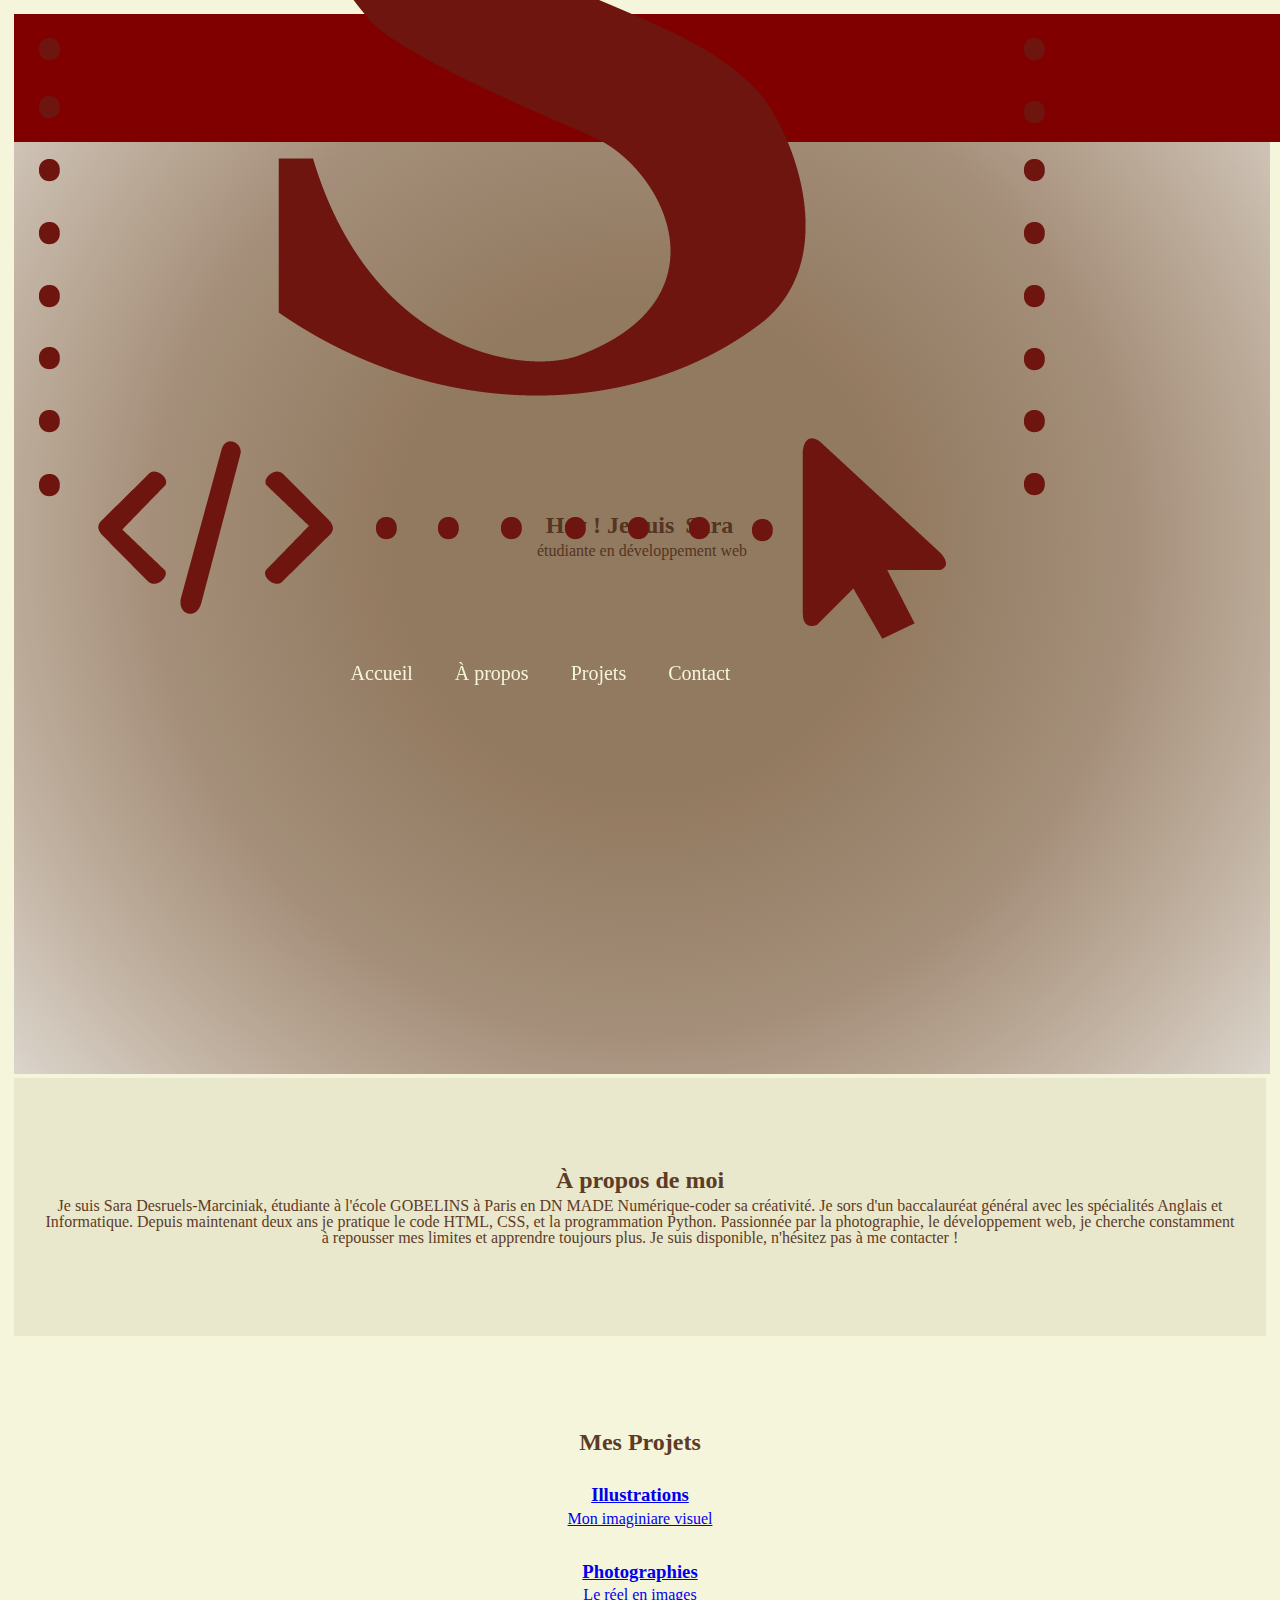
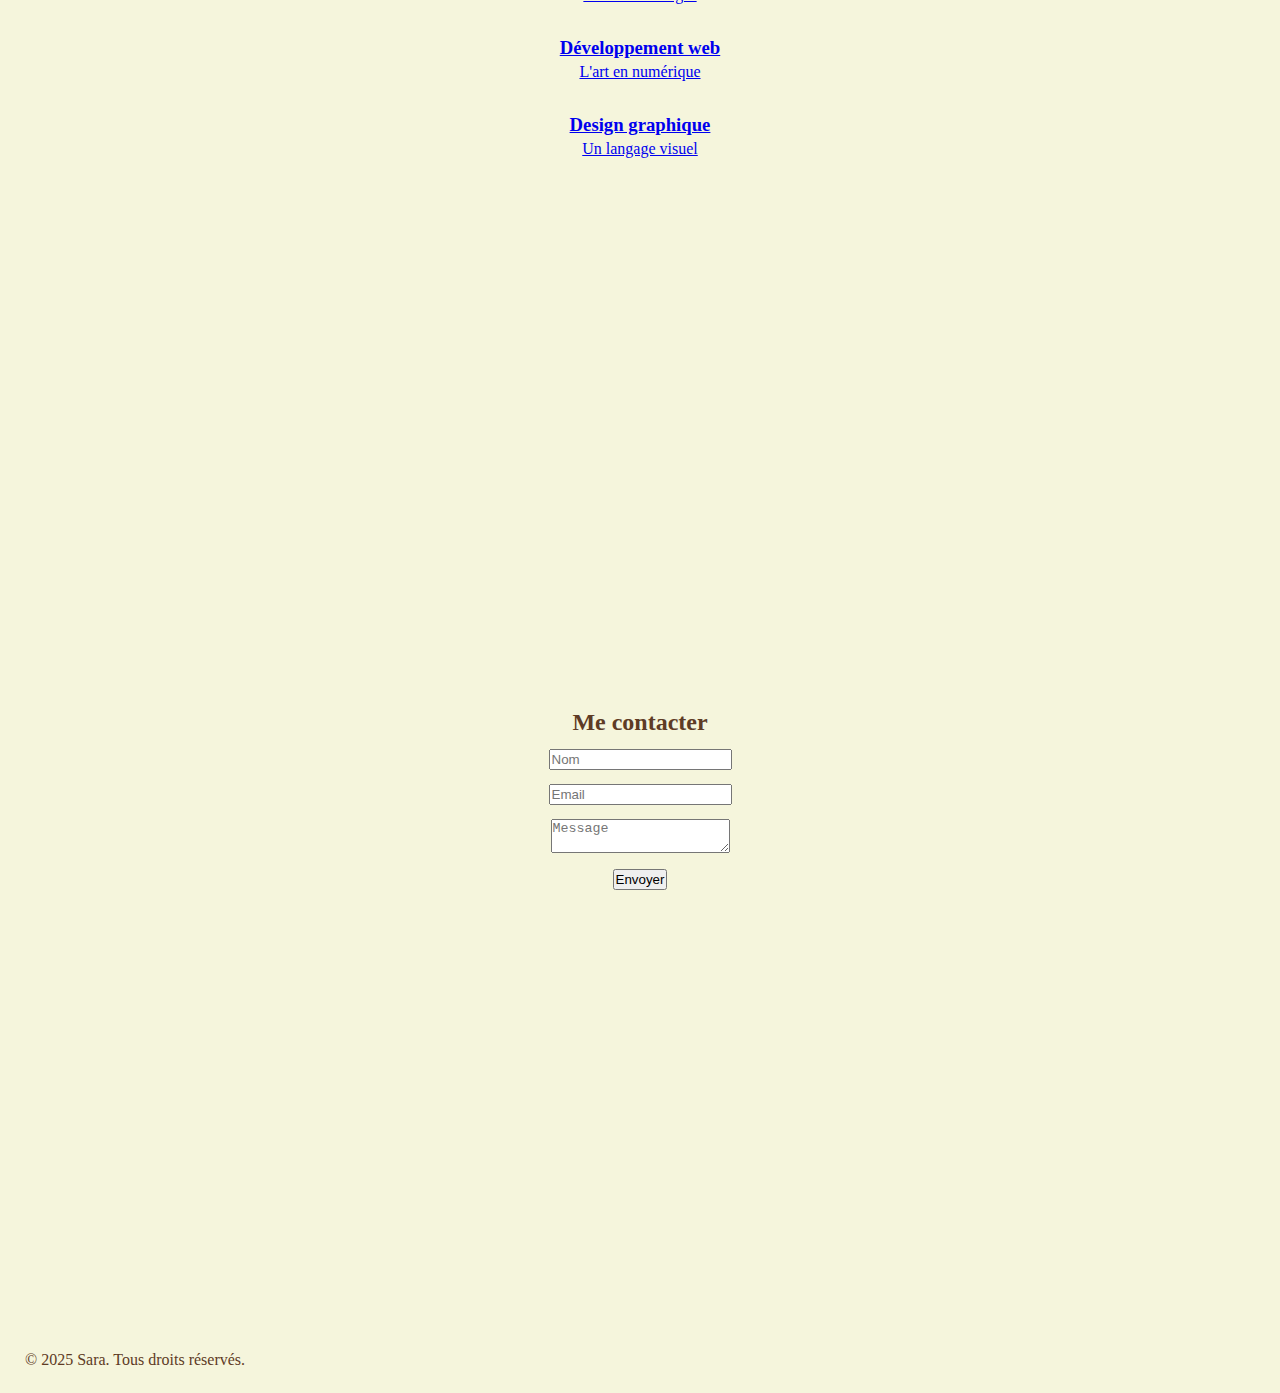
<file: index.html>
<!DOCTYPE html>
<html lang="fr">

<head>
  <meta charset="UTF-8">
  <meta name="viewport" content="width=device-width, initial-scale=1">
  <title>Portfolio - Sara</title>
  <link rel="stylesheet" href="style.css">
  <link rel="preconnect" href="https://fonts.googleapis.com">
  <link rel="preconnect" href="https://fonts.googleapis.com">
  <link rel="preconnect" href="https://fonts.googleapis.com">
  <link rel="preconnect" href="https://fonts.gstatic.com" crossorigin>
  <link href="https://fonts.googleapis.com/css2?family=Englebert&display=swap" rel="stylesheet">
  <link rel="icon" href="logo-rouge.png" media="(prefers-color-scheme: light)"/> <!--Logo rouge quand le système de l'appareil est clair-->
  <link rel="icon" href="logo-blanc.png" media="(prefers-color-scheme: dark)"/><!--Logo blanc quand le système de l'appareil est sombre-->
</head>

<body>

  <header class="navbar">
    <div class="container">
      <a href="#home" class="logo">
        <img src="logo-rouge.png" alt="Logo Sara" class="logo-img" />
      </a>
      <nav>
        <ul>
          <li><a href="#home">Accueil</a></li>
          <li><a href="#about">À propos</a></li>
          <li><a href="#portfolio">Projets</a></li>
          <li><a href="#contact">Contact</a></li>
        </ul>
      </nav>
    </div>
  </header>

  <section id="home" class="hero1">
    <div class="container">
      <h2>Hey ! Je suis <span>Sara</span></h2>
      <p><span class="typewriter">étudiante en développement web</span></p><br>
    </div>
  </section>

  <section id="about" class="section">
    <div class="container">
      <h2>À propos de moi</h2>
      <p>Je suis Sara Desruels-Marciniak, étudiante à l'école GOBELINS à Paris en DN MADE Numérique-coder sa créativité.
        Je sors d'un baccalauréat général avec les spécialités Anglais et Informatique. Depuis maintenant deux ans je
        pratique le code HTML, CSS, et la programmation Python. Passionnée par la photographie, le développement web,
        je cherche constamment à repousser mes limites et apprendre toujours plus. Je suis disponible, n'hésitez pas à
        me
        contacter !</p>
    </div>
  </section>

  <section id="portfolio" class="section portfolio">
    <div class="container">
      <h2>Mes Projets</h2>
      <div class="grid">
        <a href="projet1.html" class="card-link">
          <div class="card">
            <h3>Illustrations</h3>
            <p>Mon imaginiare visuel</p>
          </div>
        </a>
        <a href="projet2.html" class="card-link">
          <div class="card">
            <h3>Photographies</h3>
            <p>Le réel en images</p>
          </div>
        </a>
        <a href="projet3.html" class="card-link">
          <div class="card">
            <h3>Développement web</h3>
            <p>L'art en numérique</p>
          </div>
        </a>
        <a href="projet4.html" class="card-link">
          <div class="card">
            <h3>Design graphique</h3>
            <p>Un langage visuel</p>
          </div>
        </a>

      </div>
    </div>
  </section>

  <section id="contact" class="section">
    <div class="container">
      <h2>Me contacter</h2>
      <form id="contact-form">
        <div class="form-group">
          <input type="text" name="nom" required placeholder="Nom">
        </div>
        <div class="form-group">
          <input type="email" name="email" required placeholder="Email">
        </div>
        <div class="form-group">
          <textarea name="message" required placeholder="Message"></textarea>
        </div>
        <button type="submit" class="btn">Envoyer</button>
        <p class="form-message"></p>
      </form>
    </div>
  </section>

  <footer>
    <div class="container">
      <p>&copy; 2025 Sara. Tous droits réservés.</p>
    </div>
  </footer>

  <script src="script1.js"></script>
</body>

</html>
</file>
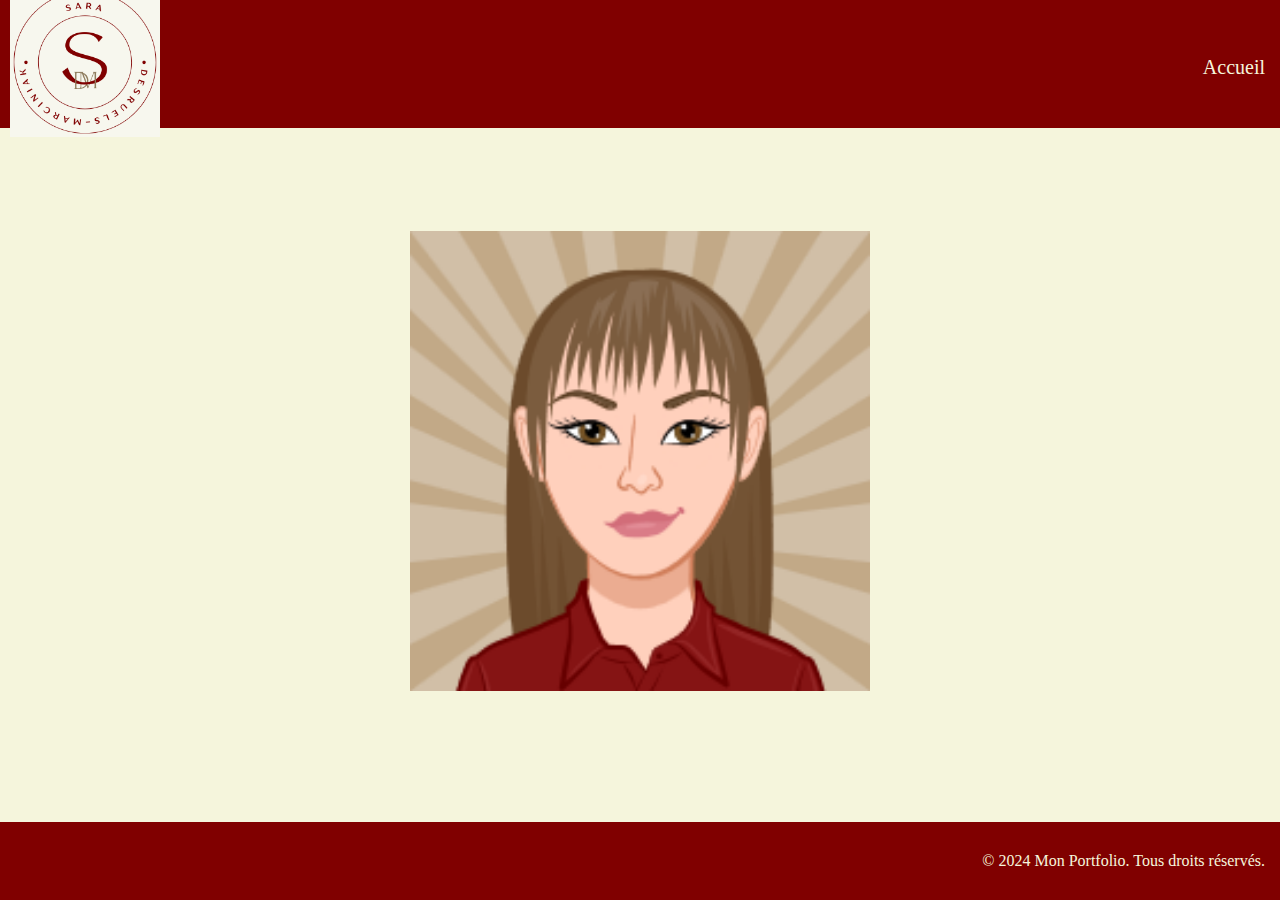
<file: contact.html>
<!DOCTYPE html>
<html lang="fr">
<head>
  <meta charset="UTF-8">
  <meta name="viewport" content="width=device-width, initial-scale=1.0">
  <title>Contact - Sara Desruels-Marciniak</title>
  <link rel="stylesheet" href="contact.css">
  <link href="https://cdnjs.cloudflare.com/ajax/libs/font-awesome/6.0.0-beta3/css/all.min.css" rel="stylesheet">
</head>
<body>
  <header>
    <div class="logo-container">
      <a href="index.html">
        <img src="./image/logo.png" alt="Logo de Sara" id="logo">
      </a>
    </div>
    <nav>
      <ul>
        <li><a class="barre" href="index.html#home">Accueil</a></li>
      </ul>
    </nav>
  </header>

  <section id="contact">
    <div class="flip-card">
      <div class="flip-card-inner">
        <div class="flip-card-front">
          <img src="./image/portraitSara.png" alt="Portrait Sara" class="card-image">
        </div>
        <div class="flip-card-back">
            <img src="./image/infoflipcard.png" alt="infos de Sara" class="card-image">
        </div>
      </div>
    </div>
  </section>

  <footer>
    <p>&copy; 2024 Mon Portfolio. Tous droits réservés.</p>
  </footer>
</body>
</html>
</file>
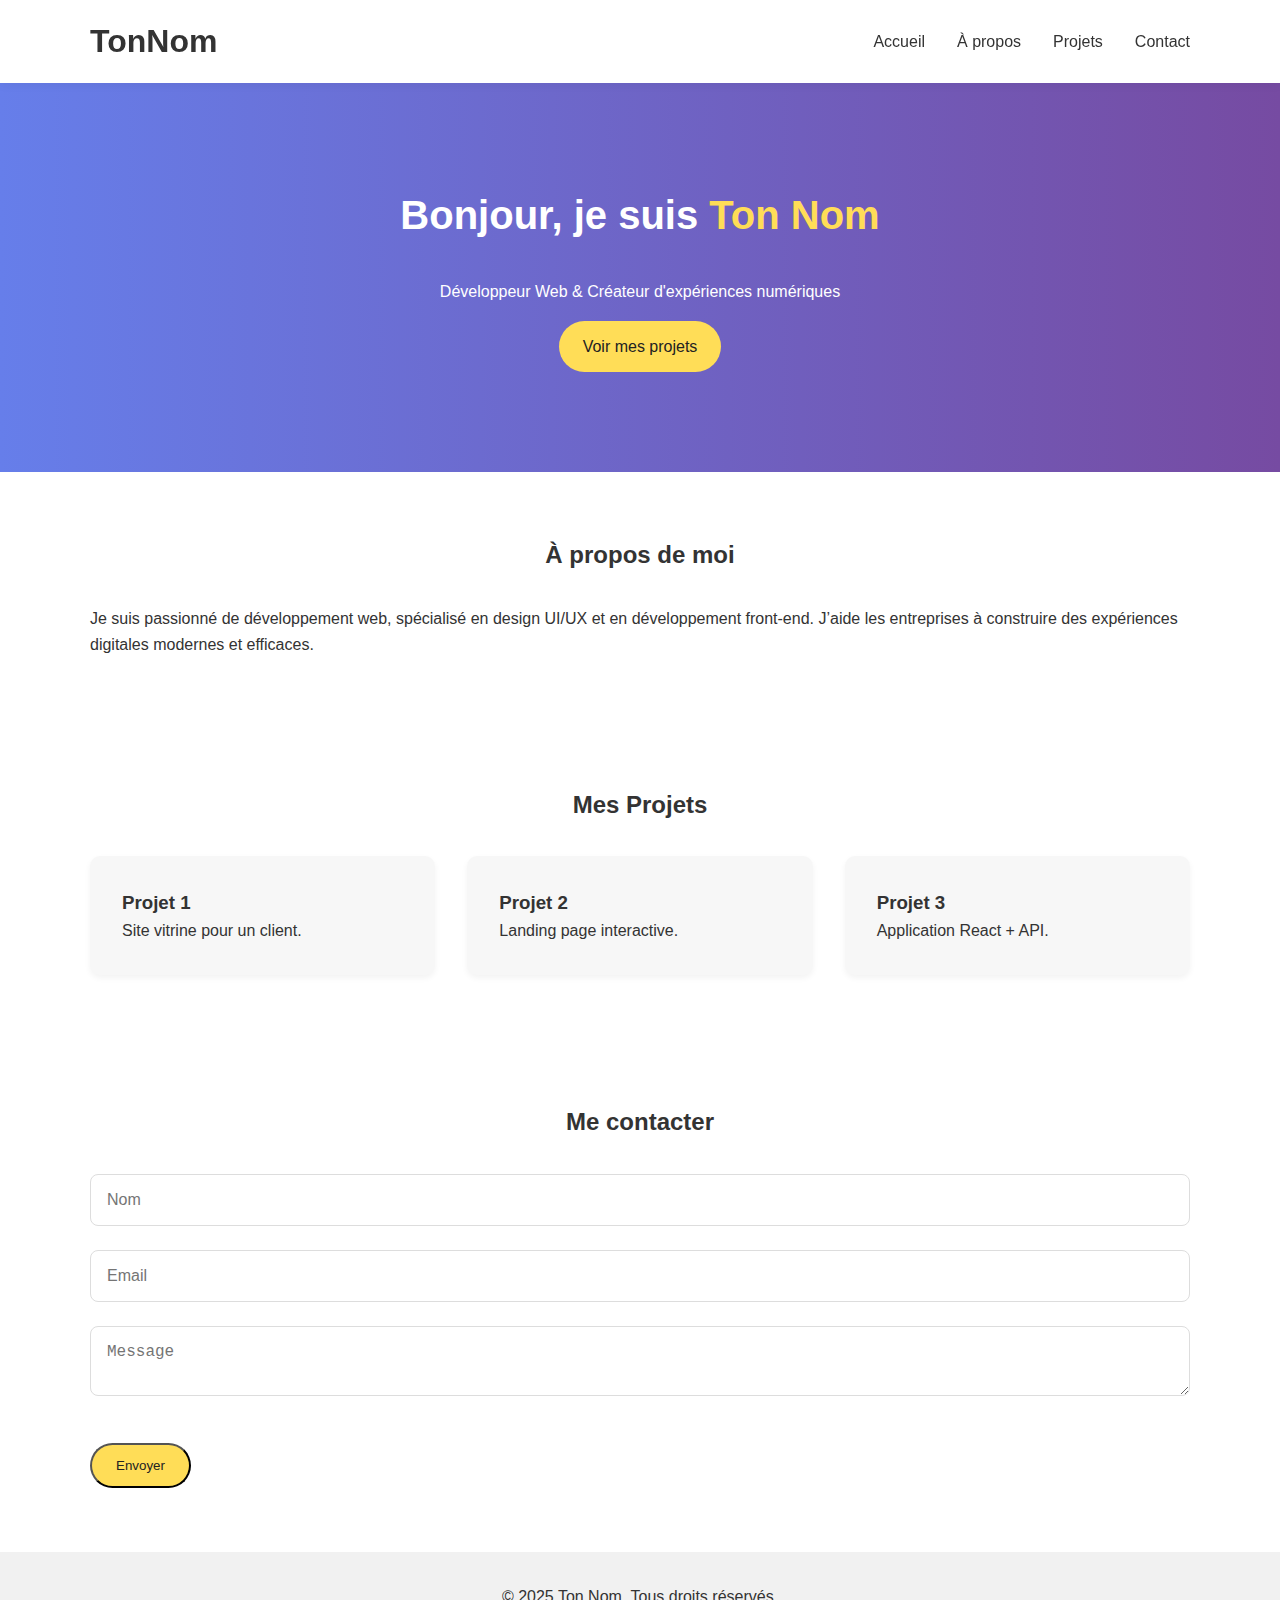
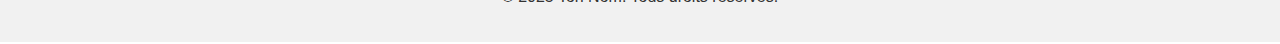
<file: portfolio.html>
<!DOCTYPE html>
<html lang="fr">
<head>
  <meta charset="UTF-8">
  <meta name="viewport" content="width=device-width, initial-scale=1">
  <title>Portfolio Pro - Ton Nom</title>
  <style>
    * {
      box-sizing: border-box;
      margin: 0;
      padding: 0;
    }

    body {
      font-family: 'Poppins', sans-serif;
      color: #333;
      background: #fff;
      line-height: 1.6;
    }

    .container {
      width: 90%;
      max-width: 1100px;
      margin: auto;
    }

    .navbar {
      position: sticky;
      top: 0;
      background: white;
      box-shadow: 0 2px 10px rgba(0,0,0,0.05);
      z-index: 1000;
    }

    .navbar .container {
      display: flex;
      justify-content: space-between;
      align-items: center;
      padding: 1rem 0;
    }

    .navbar ul {
      list-style: none;
      display: flex;
      gap: 2rem;
    }

    .navbar a {
      text-decoration: none;
      color: #333;
      font-weight: 500;
    }

    .hero {
      background: linear-gradient(to right, #667eea, #764ba2);
      color: white;
      padding: 100px 0;
      text-align: center;
    }

    .hero h2 {
      font-size: 2.5rem;
    }

    .hero span {
      color: #ffdd57;
    }

    .btn {
      background: #ffdd57;
      color: #222;
      padding: 0.8rem 1.5rem;
      margin-top: 1rem;
      display: inline-block;
      border-radius: 30px;
      text-decoration: none;
      transition: background 0.3s ease;
    }

    .btn:hover {
      background: #ffd633;
    }

    .section {
      padding: 4rem 0;
    }

    h2 {
      text-align: center;
      margin-bottom: 2rem;
    }

    .portfolio .grid {
      display: grid;
      gap: 2rem;
      grid-template-columns: repeat(auto-fit, minmax(250px, 1fr));
    }

    .card {
      background: #f7f7f7;
      padding: 2rem;
      border-radius: 10px;
      box-shadow: 0 3px 6px rgba(0,0,0,0.05);
      transition: transform 0.3s ease;
    }

    .card:hover {
      transform: translateY(-5px);
    }

    form .form-group {
      margin-bottom: 1.5rem;
    }

    input, textarea {
      width: 100%;
      padding: 1rem;
      border-radius: 8px;
      border: 1px solid #ddd;
      font-size: 1rem;
    }

    footer {
      background: #f1f1f1;
      padding: 2rem 0;
      text-align: center;
    }
  </style>
</head>
<body>

  <header class="navbar">
    <div class="container">
      <h1 class="logo">TonNom</h1>
      <nav>
        <ul>
          <li><a href="#home">Accueil</a></li>
          <li><a href="#about">À propos</a></li>
          <li><a href="#portfolio">Projets</a></li>
          <li><a href="#contact">Contact</a></li>
        </ul>
      </nav>
    </div>
  </header>

  <section id="home" class="hero">
    <div class="container">
      <h2>Bonjour, je suis <span>Ton Nom</span></h2>
      <p>Développeur Web & Créateur d'expériences numériques</p>
      <a href="#portfolio" class="btn">Voir mes projets</a>
    </div>
  </section>

  <section id="about" class="section">
    <div class="container">
      <h2>À propos de moi</h2>
      <p>Je suis passionné de développement web, spécialisé en design UI/UX et en développement front-end. J’aide les entreprises à construire des expériences digitales modernes et efficaces.</p>
    </div>
  </section>

  <section id="portfolio" class="section portfolio">
    <div class="container">
      <h2>Mes Projets</h2>
      <div class="grid">
        <div class="card"> <h3>Projet 1</h3> <p>Site vitrine pour un client.</p> </div>
        <div class="card"> <h3>Projet 2</h3> <p>Landing page interactive.</p> </div>
        <div class="card"> <h3>Projet 3</h3> <p>Application React + API.</p> </div>
      </div>
    </div>
  </section>

  <section id="contact" class="section">
    <div class="container">
      <h2>Me contacter</h2>
      <form id="contact-form">
        <div class="form-group">
          <input type="text" required placeholder="Nom">
        </div>
        <div class="form-group">
          <input type="email" required placeholder="Email">
        </div>
        <div class="form-group">
          <textarea required placeholder="Message"></textarea>
        </div>
        <button type="submit" class="btn">Envoyer</button>
        <p class="form-message"></p>
      </form>
    </div>
  </section>

  <footer>
    <div class="container">
      <p>&copy; 2025 Ton Nom. Tous droits réservés.</p>
    </div>
  </footer>

  <script>
    document.getElementById("contact-form").addEventListener("submit", function(e) {
      e.preventDefault();
      document.querySelector(".form-message").textContent = "Message envoyé avec succès !";
      this.reset();
    });
  </script>

</body>
</html>
</file>
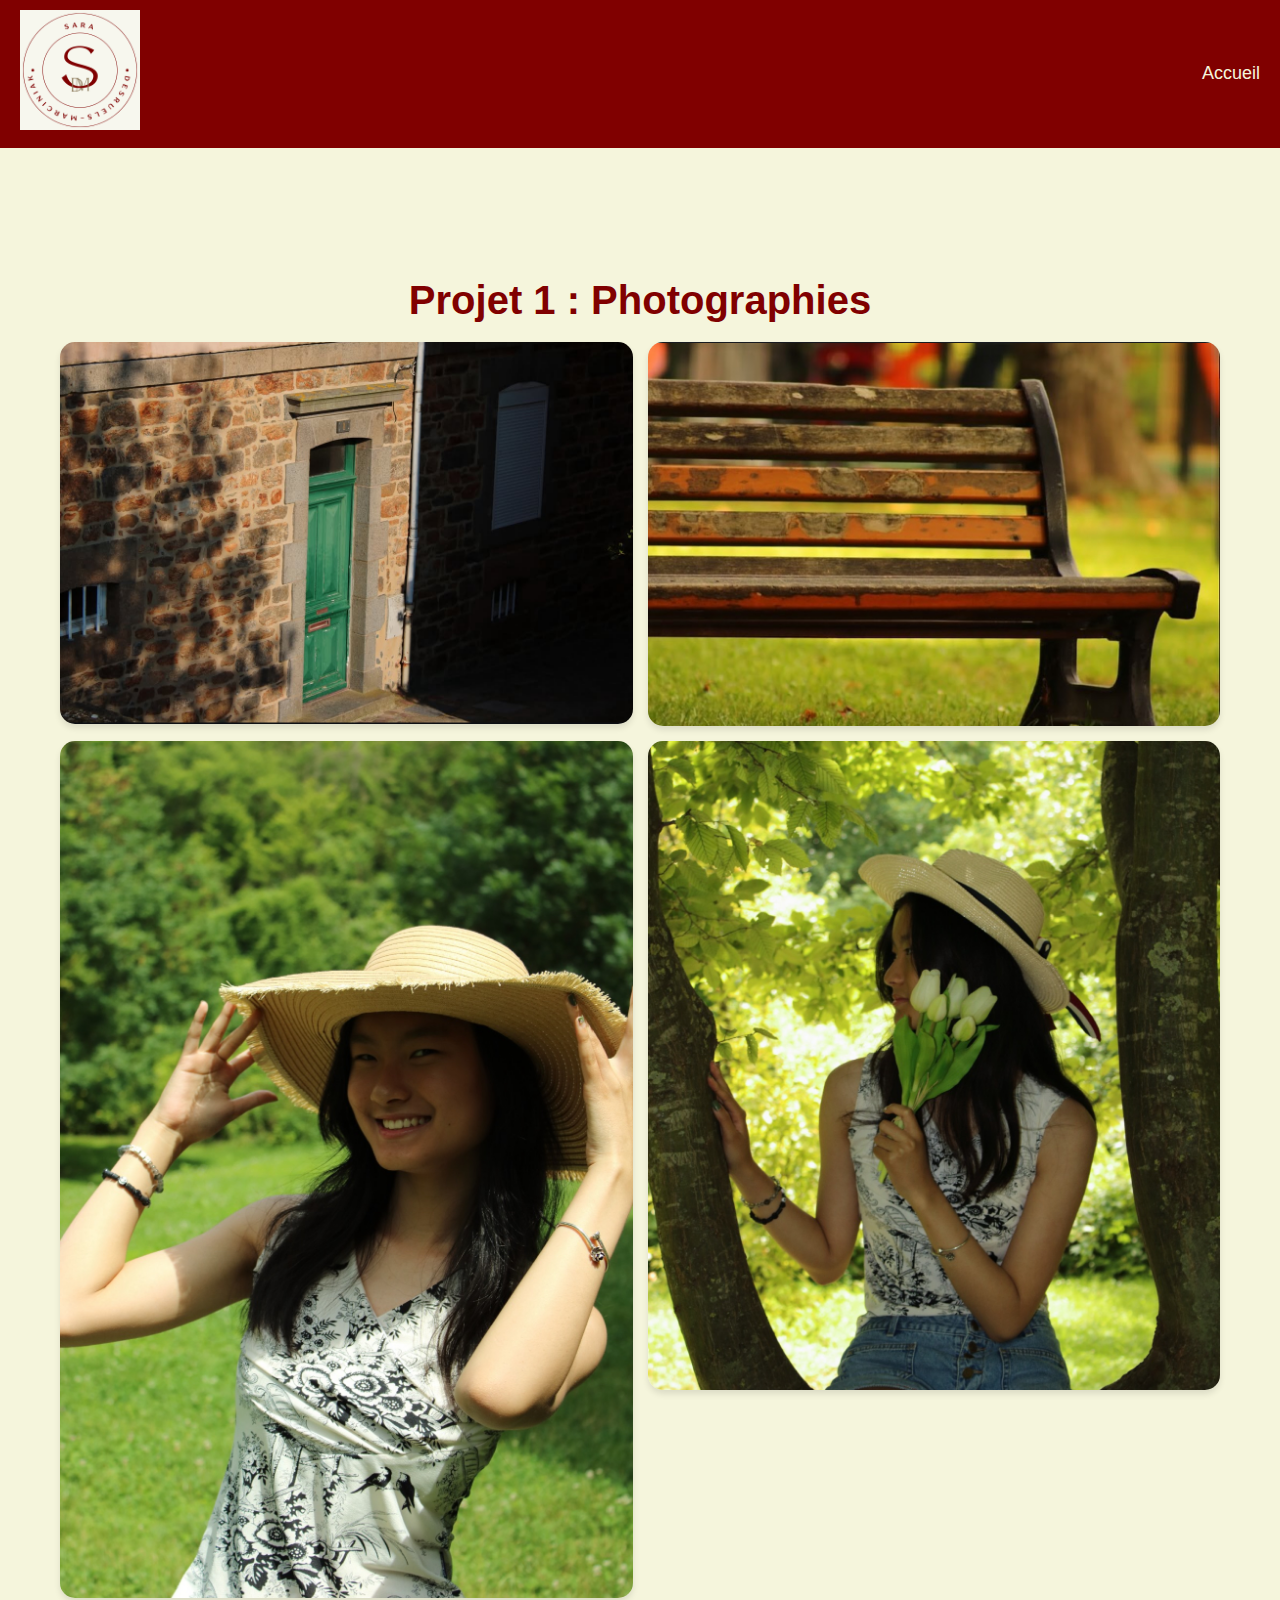
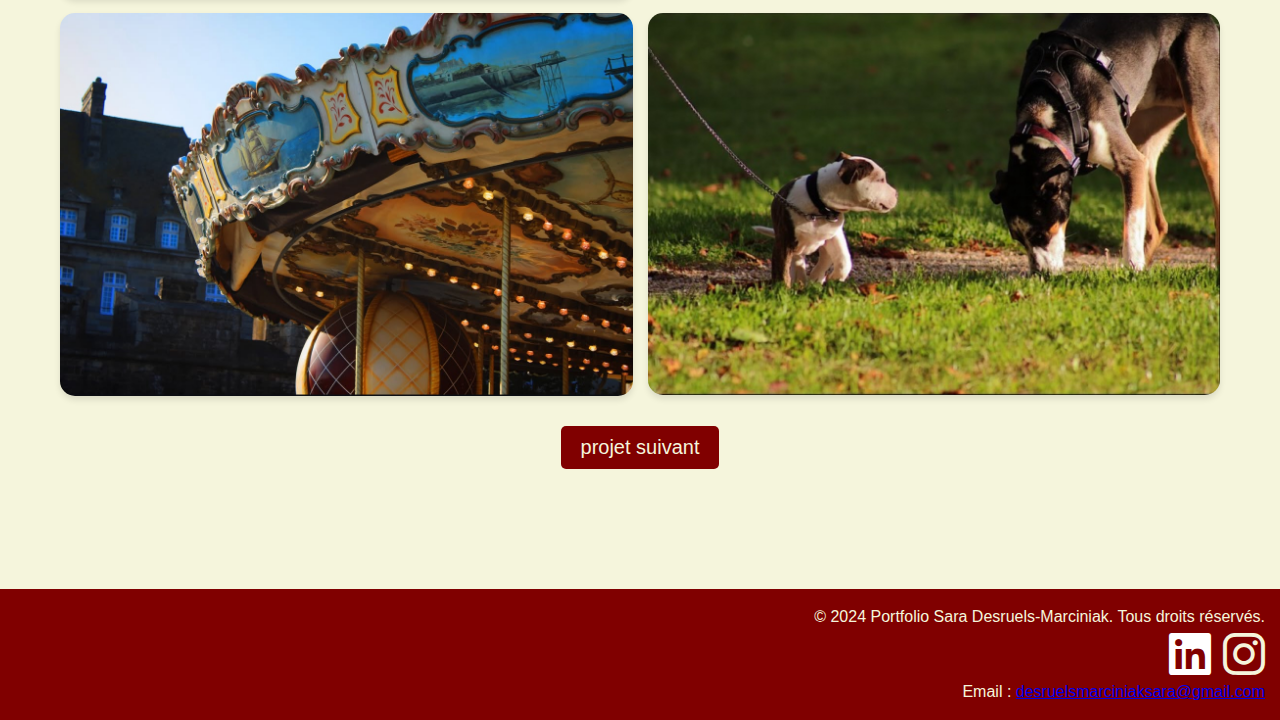
<file: projet1.html>
<!DOCTYPE html>
<html lang="fr">
<head>
    <meta charset="UTF-8">
    <meta name="viewport" content="width=device-width, initial-scale=1.0">
    <title>Projet 1 - Portfolio Sara</title>
    <link rel="stylesheet" href="projet1.css">
    <link href="https://cdnjs.cloudflare.com/ajax/libs/font-awesome/6.0.0-beta3/css/all.min.css" rel="stylesheet">
    <link href="https://unpkg.com/boxicons@2.1.4/css/boxicons.min.css" rel="stylesheet">
</head>
<body>
    <!-- Header -->
    <header>
        <div class="logo-container">
            <a href="contact.html">
              <img src="./image/logo.png" alt="Logo de Sara" id="logo">
            </a>
          </div>
        <nav>
            <ul>
                <li><a href="index.html">Accueil</a></li>
            </ul>
        </nav>
    </header>

    <!-- Main Section -->
    <main>
        <div class="project-content">
            <h1>Projet 1 : Photographies</h1>
            <div class="photo-grid">
                <img src="./image/photo1.jpg" alt="Photo 1">
                <img src="./image/photo2.jpg" alt="Photo 2">
                <img src="./image/photo3.jpg" alt="Photo 3">
                <img src="./image/photo4.jpg" alt="Photo 4">
                <img src="./image/photo5.jpg" alt="Photo 5">
                <img src="./image/photo6.jpg" alt="Photo 6">
                
            </div>
            <button class="next-project" onclick="location.href='projet2.html'">projet suivant</button>
        </div>
    </main>

    <!-- Footer -->
    <footer>
        <div class="footer-content">
            <p>&copy; 2024 Portfolio Sara Desruels-Marciniak. Tous droits réservés.</p>
            <div class="social-icons">
                <a href="https://www.linkedin.com/in/sara-desruels-marciniak-016864321" target="_blank" rel="noopener noreferrer"><i class="fab fa-linkedin"></i></a>
                <a href="https://www.instagram.com/sara_photo.graphie" target="_blank"><i class="fab fa-instagram"></i></a>
            </div>
            <p>Email : <a href="mailto:desruelsmarciniaksara@gmail.com">desruelsmarciniaksara@gmail.com</a></p>
        </div>
    </footer>
    <script>src="script1.js"</script>
</body>
</html>
</file>
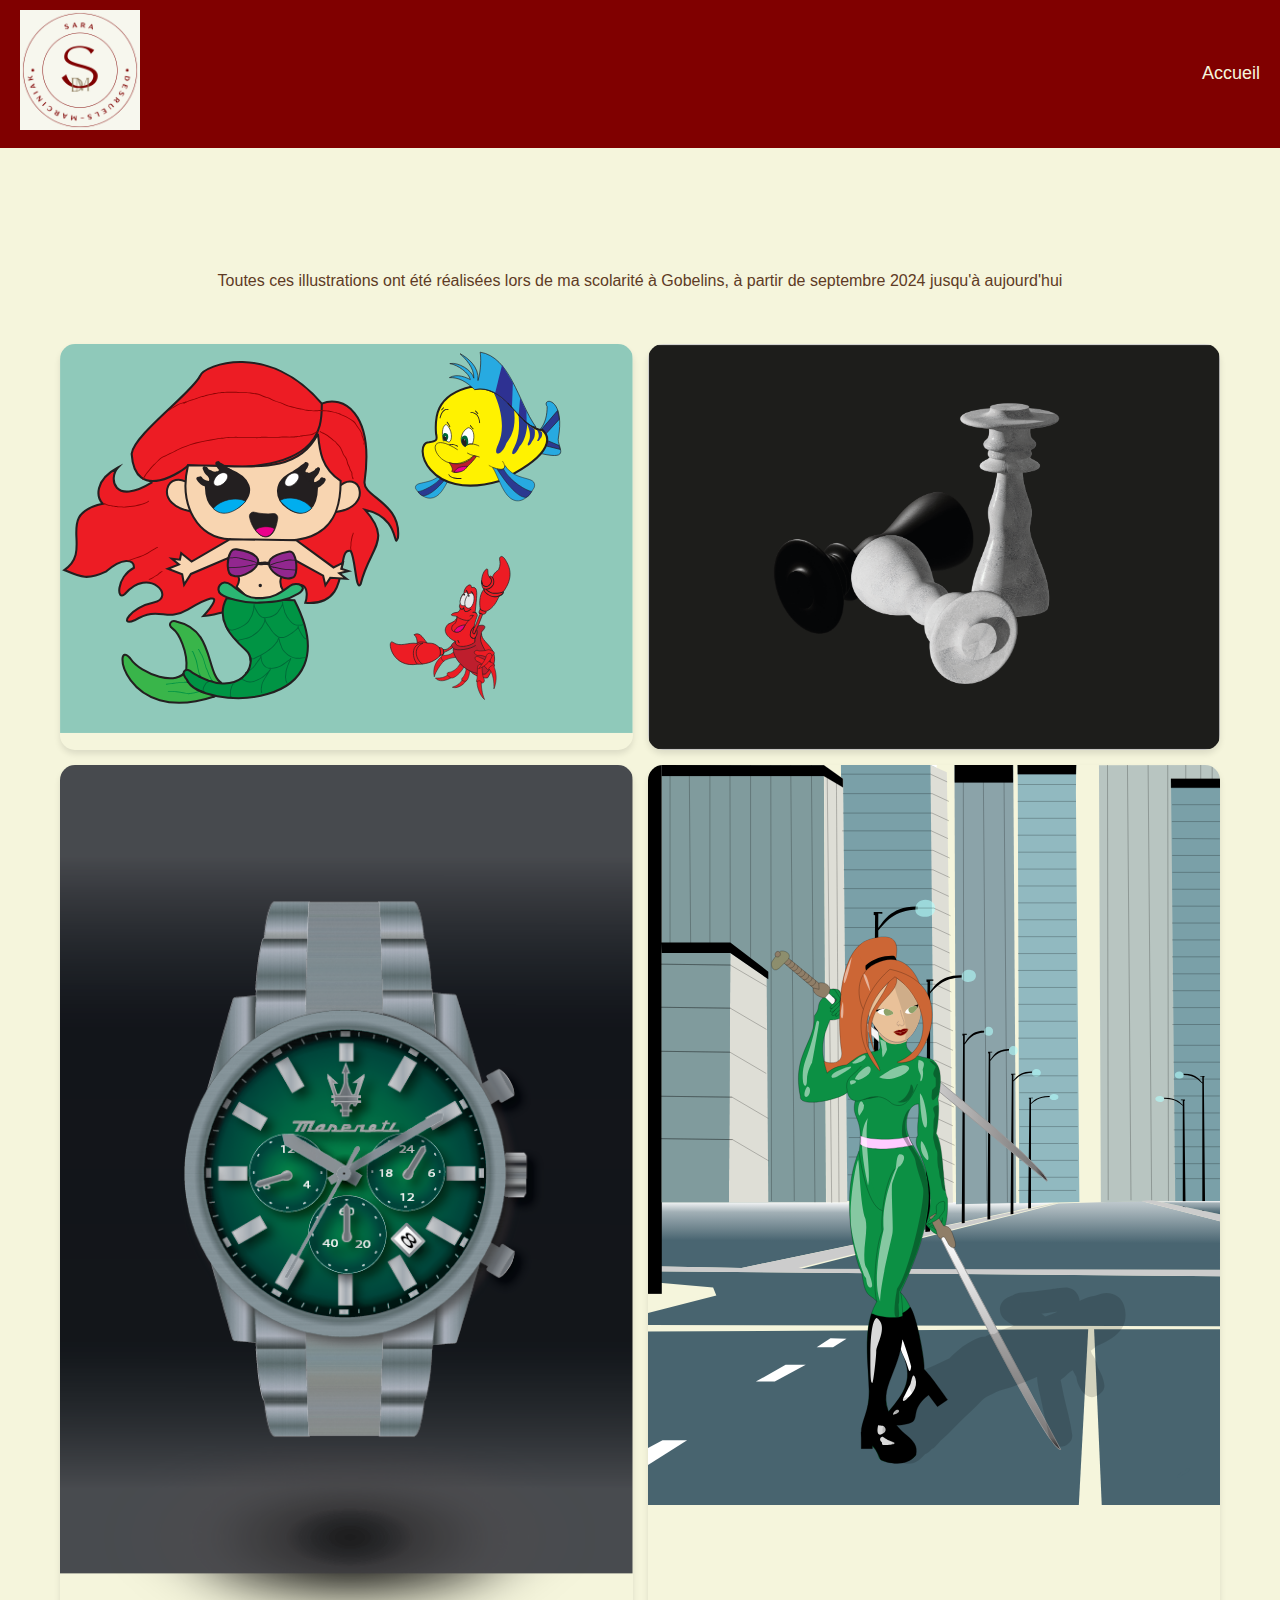
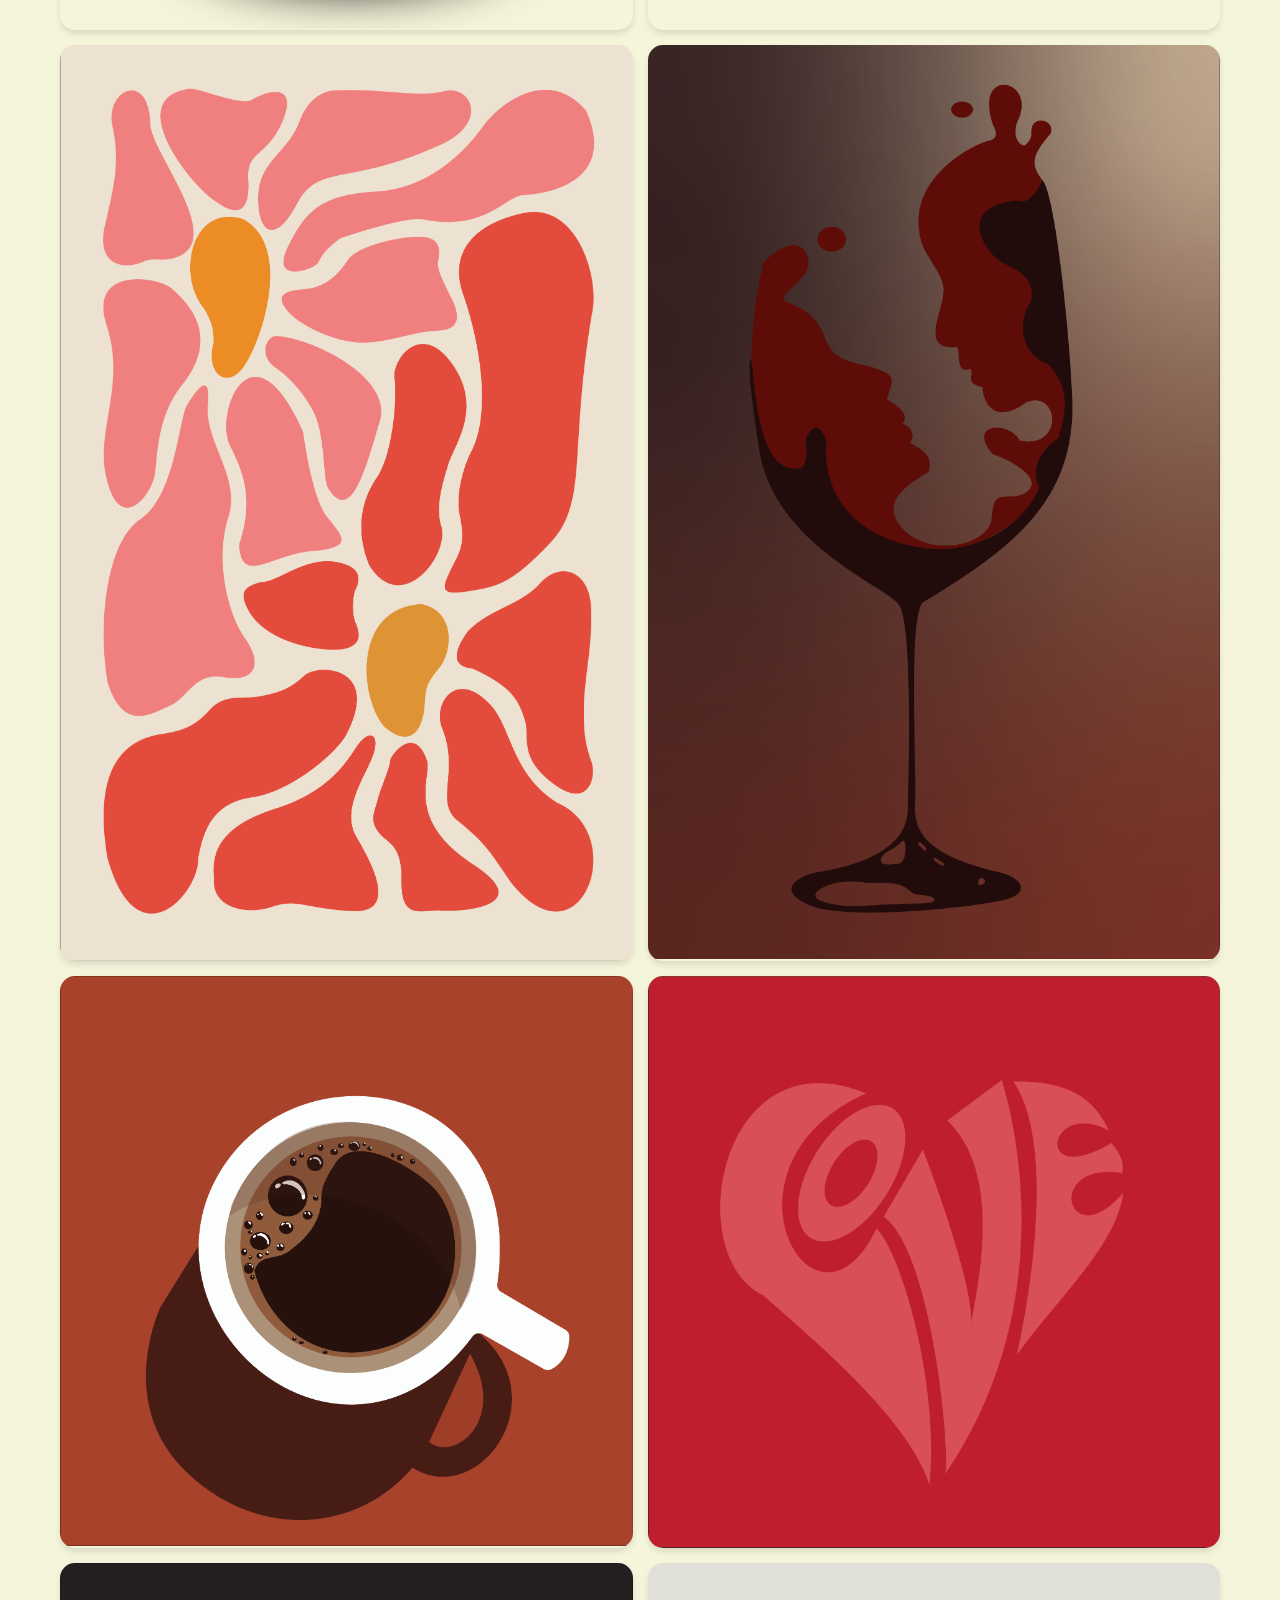
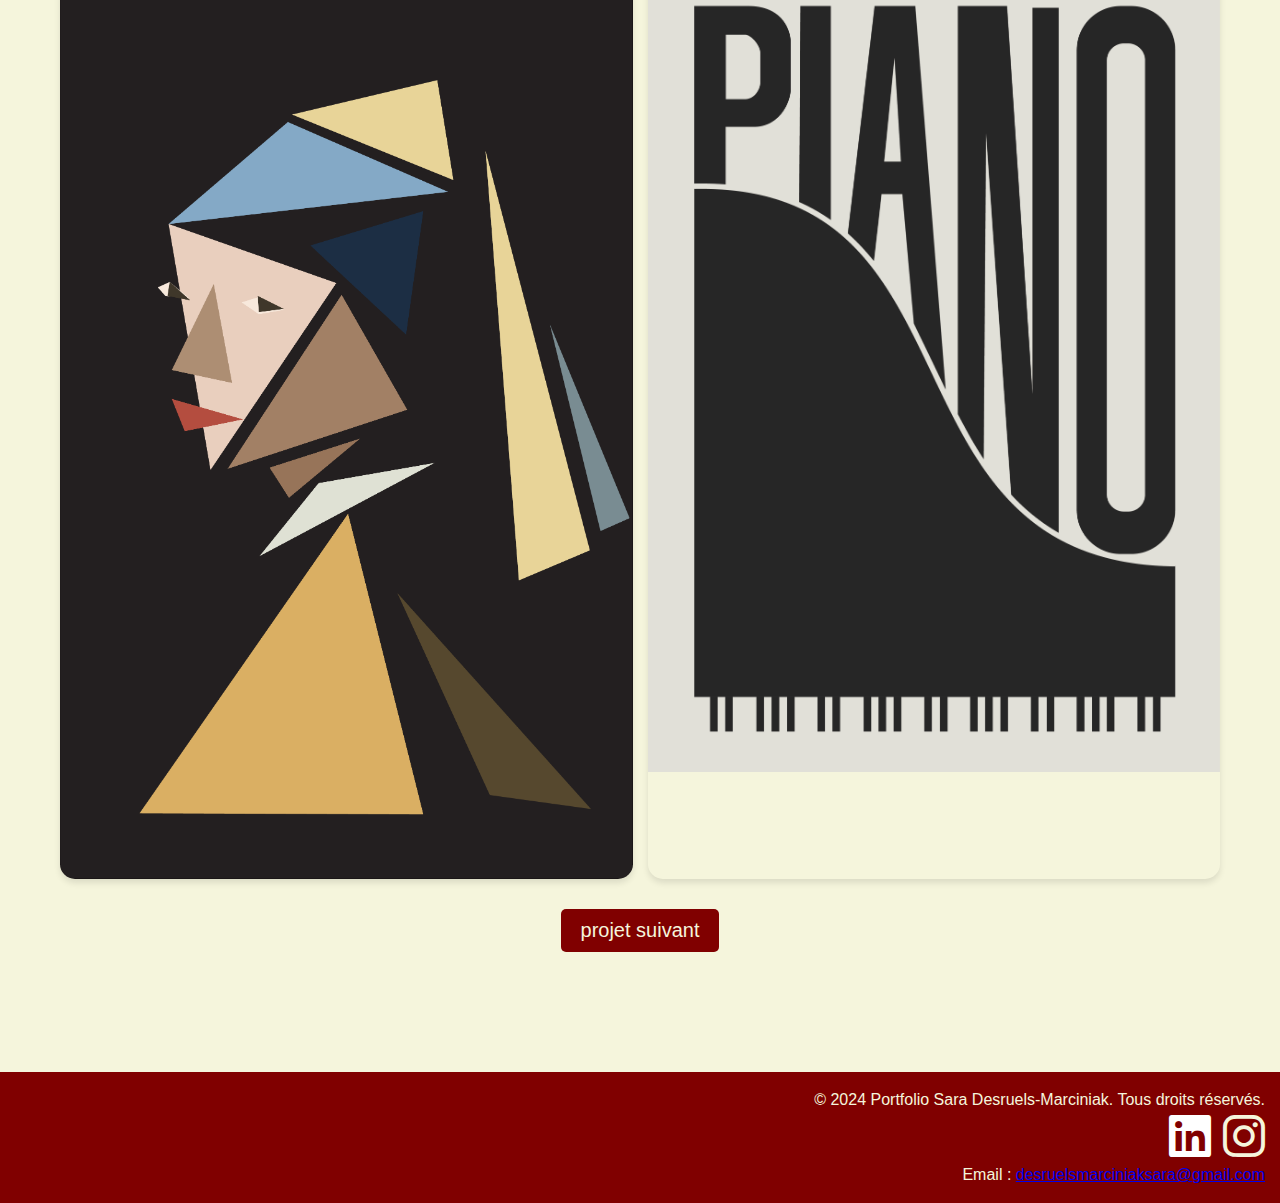
<file: projet2.html>
<!DOCTYPE html>
<html lang="fr">
<head>
    <meta charset="UTF-8">
    <meta name="viewport" content="width=device-width, initial-scale=1.0">
    <title>Projet 2 - Portfolio Sara</title>
    <link rel="stylesheet" href="projet2.css">
    <link href="https://cdnjs.cloudflare.com/ajax/libs/font-awesome/6.0.0-beta3/css/all.min.css" rel="stylesheet">
    <link href="https://unpkg.com/boxicons@2.1.4/css/boxicons.min.css" rel="stylesheet">
</head>
<body>
    <!-- Header -->
    <header>
        <div class="logo-container">
            <a href="contact.html">
              <img src="./image/logo.png" alt="Logo de Sara" id="logo">
            </a>
          </div>
        <nav>
            <ul>
                <li><a href="index.html">Accueil</a></li>
            </ul>
        </nav>
    </header>

    <!-- Main Section -->
     <main>
        <p>Toutes ces illustrations ont été réalisées lors de ma scolarité à Gobelins, à partir de septembre 2024 jusqu'à aujourd'hui</p><br><br>
        <div class="photo-grid">
            <div class="photo-container">
                <img src="./image/ariel.svg" alt="Illustration Ariel">
                <div class="overlay">
                    <p>Ce dessin numérique, représentant Ariel, Polochon et Sébastien, a été réalisé 
                        avec beaucoup de soin et d'attention sur une tablette graphique, un outil dont
                        je me suis servi pour la première fois pour cette illustration. Pour ce projet, je me suis 
                        inspiré d'un modèle existant qui m'a servi de base, mais j'ai pris la liberté 
                        d'y apporter mes propres modifications afin de le personnaliser et de l'adapter 
                        à mes goûts.Bien qu'il n'y ait pas de décor dans ce dessin, cette absence permet de mettre 
                        en valeur les personnages eux-mêmes. J'ai cherché à équilibrer l'hommage à l'œuvre originale avec une 
                        réinterprétation personnelle, en restant fidèle à l'esprit de ces personnages 
                        tout en leur donnant une touche de nouveauté. 
                        Ce projet représente bien plus qu'un simple exercice de dessin : c'est une 
                        véritable exploration de mon style artistique et une occasion d'apprendre à 
                        m'exprimer à travers les détails et les nuances. Le choix de travailler sans 
                        décor souligne mon intention de centrer toute l'attention sur les personnages.</p>
                </div>
            </div>
            <div class="photo-container">
                <img src="./image/echecs.png" alt="Illustration Échecs">
                <div class="overlay">
                    <p>Cette illustration représente une scène d'échecs que j'ai réalisée avec beaucoup d'application 
                        dans le cadre de mes cours de PAO (programmation assistée par ordinateur), avec l'aide de mon professeur. 
                        Ce projet m'a permis d'explorer les techniques de modélisation et de développer mes compétences dans 
                        l'utilisation des outils de Adobe Illustrator. les pièces d'échecs ont été réalisés avec l'outil miroir 
                        ou j'ai pu ensuite modifié la forme de chaque pièce.J'ai travaillé sur les proportions, les textures et 
                        les éclairages pour donner une impression de profondeur et de dynamisme à cette scène. Les matériaux ont 
                        été choisis avec soin pour imiter des surfaces authentiques, comme l'aspect poli des pièces d'échecs, 
                        renforçant ainsi l'effet immersif de l'ensemble.Cette création a été l'occasion d'apprendre à gérer 
                        les différentes étapes d'un projet graphique, depuis la conceptualisation jusqu'à la finalisation. 
                        Grâce aux conseils et aux retours de mon professeur, j'ai pu affiner les détails et corriger les 
                        éventuelles imperfections pour aboutir à une illustration à la fois esthétique et technique.</p>
                </div>
            </div>
            <div class="photo-container">
                <img src="./image/montre.png" alt="Illustration Montre">
                <div class="overlay">
                    <p>Cette illustration représente une montre Maserati verte, réalisée dans le cadre d'un rendu de devoir de 
                        mes cours de PAO à l'aide d'Adobe Illustrator.Ce projet m'a permis de travailler sur les techniques 
                        d'illustration vectorielle que j'avais appris en cours, de recréer un objet complexe tout en mettant l'accent sur les détails 
                        et la précision. Chaque élément, du cadran principal aux sous-cadrans, en passant par les aiguilles 
                        et les index, a été soigneusement dessiné pour capturer l'élégance et la sophistication caractéristiques 
                        de cette montre. Ce projet a été une excellente occasion de perfectionner 
                        ma maîtrise des outils d’Adobe Illustrator, tels que le tracé vectoriel, les formes complexes et les effets 
                        de lumière. En plus d’être un exercice technique, cette réalisation reflète également mon intérêt 
                        pour le design d’objets de luxe et mon envie de m’améliorer dans la création graphique. Cette montre Maserati 
                        verte témoigne de mon sens du détail et de ma capacité à transformer un concept en une illustration précise 
                        et esthétique.</p>
                </div>
            </div>
            <div class="photo-container">
                <img src="./image/navis.svg" alt="Illustration Sam des totally spies futuriste">
                <div class="overlay">
                    <p>Ce dessin représente une femme que j’ai créée en m’inspirant du personnage de Sam, de la série Totally Spies, 
                        mais revisitée dans un style très futuriste. J’ai pris soin de conserver certains traits distinctifs qui rappellent 
                        Sam, comme sa chevelure rousse et sa combinaison verte, tout 
                        en les adaptant à un univers différent. L’objectif de ce projet était de transformer un modèle existant en une 
                        version unique, adaptée à mes goûts et à mon style. Travailler sur ce concept m’a permis de combiner des références 
                        classiques à une approche plus moderne et personnelle. J’ai également exploré les techniques de dessin numérique 
                        pour travailler sur les textures, les éclairages et les reflets, afin d’ajouter de la profondeur et du dynamisme à 
                        l’illustration.En réimaginant Sam dans un style futuriste, j’ai pu exprimer ma créativité tout en me confrontant au 
                        défi de moderniser un personnage tout en restant fidèle à son essence.</p>
                </div>
            </div>
            <div class="photo-container">
                <img src="./image/fleurs.png" alt="Illustration Couteau suisse">
                <div class="overlay">
                    <p>A</p>
                </div>
            </div>
            <div class="photo-container">
                <img src="./image/vin.png" alt="Illustration Échecs">
                <div class="overlay">
                    <p>A</p>
                </div>
                
            </div>
            <div class="photo-container">
                <img src="./image/cafe.png" alt="Illustration Échecs">
                <div class="overlay">
                    <p>A</p>
                </div>
                
            </div>
            <div class="photo-container">
                <img src="./image/love.png" alt="Illustration Échecs">
                <div class="overlay">
                    <p>A</p>
                </div>
                
            </div>
            <div class="photo-container">
                <img src="./image/filleperle.png" alt="Illustration Échecs">
                <div class="overlay">
                    <p>A</p>
                </div>
                
            </div>
            <div class="photo-container">
                <img src="./image/piano.png" alt="Illustration Échecs">
                <div class="overlay">
                    <p>A</p>
                </div>
                
            </div>
        </div>
        <button class="next-project" onclick="location.href='projet3.html'">projet suivant</button>    
    </main>

    <!-- Footer -->
    <footer>
        <div class="footer-content">
            <p>&copy; 2024 Portfolio Sara Desruels-Marciniak. Tous droits réservés.</p>
            <div class="social-icons">
                <a href="https://www.linkedin.com/in/sara-desruels-marciniak-016864321" target="_blank" rel="noopener noreferrer"><i class="fab fa-linkedin"></i></a>
                <a href="https://www.instagram.com/sara_photo.graphie" target="_blank"><i class="fab fa-instagram"></i></a>
            </div>
            <p>Email : <a href="mailto:desruelsmarciniaksara@gmail.com">desruelsmarciniaksara@gmail.com</a></p>
        </div>
    </footer>
</body>
</html>
</file>
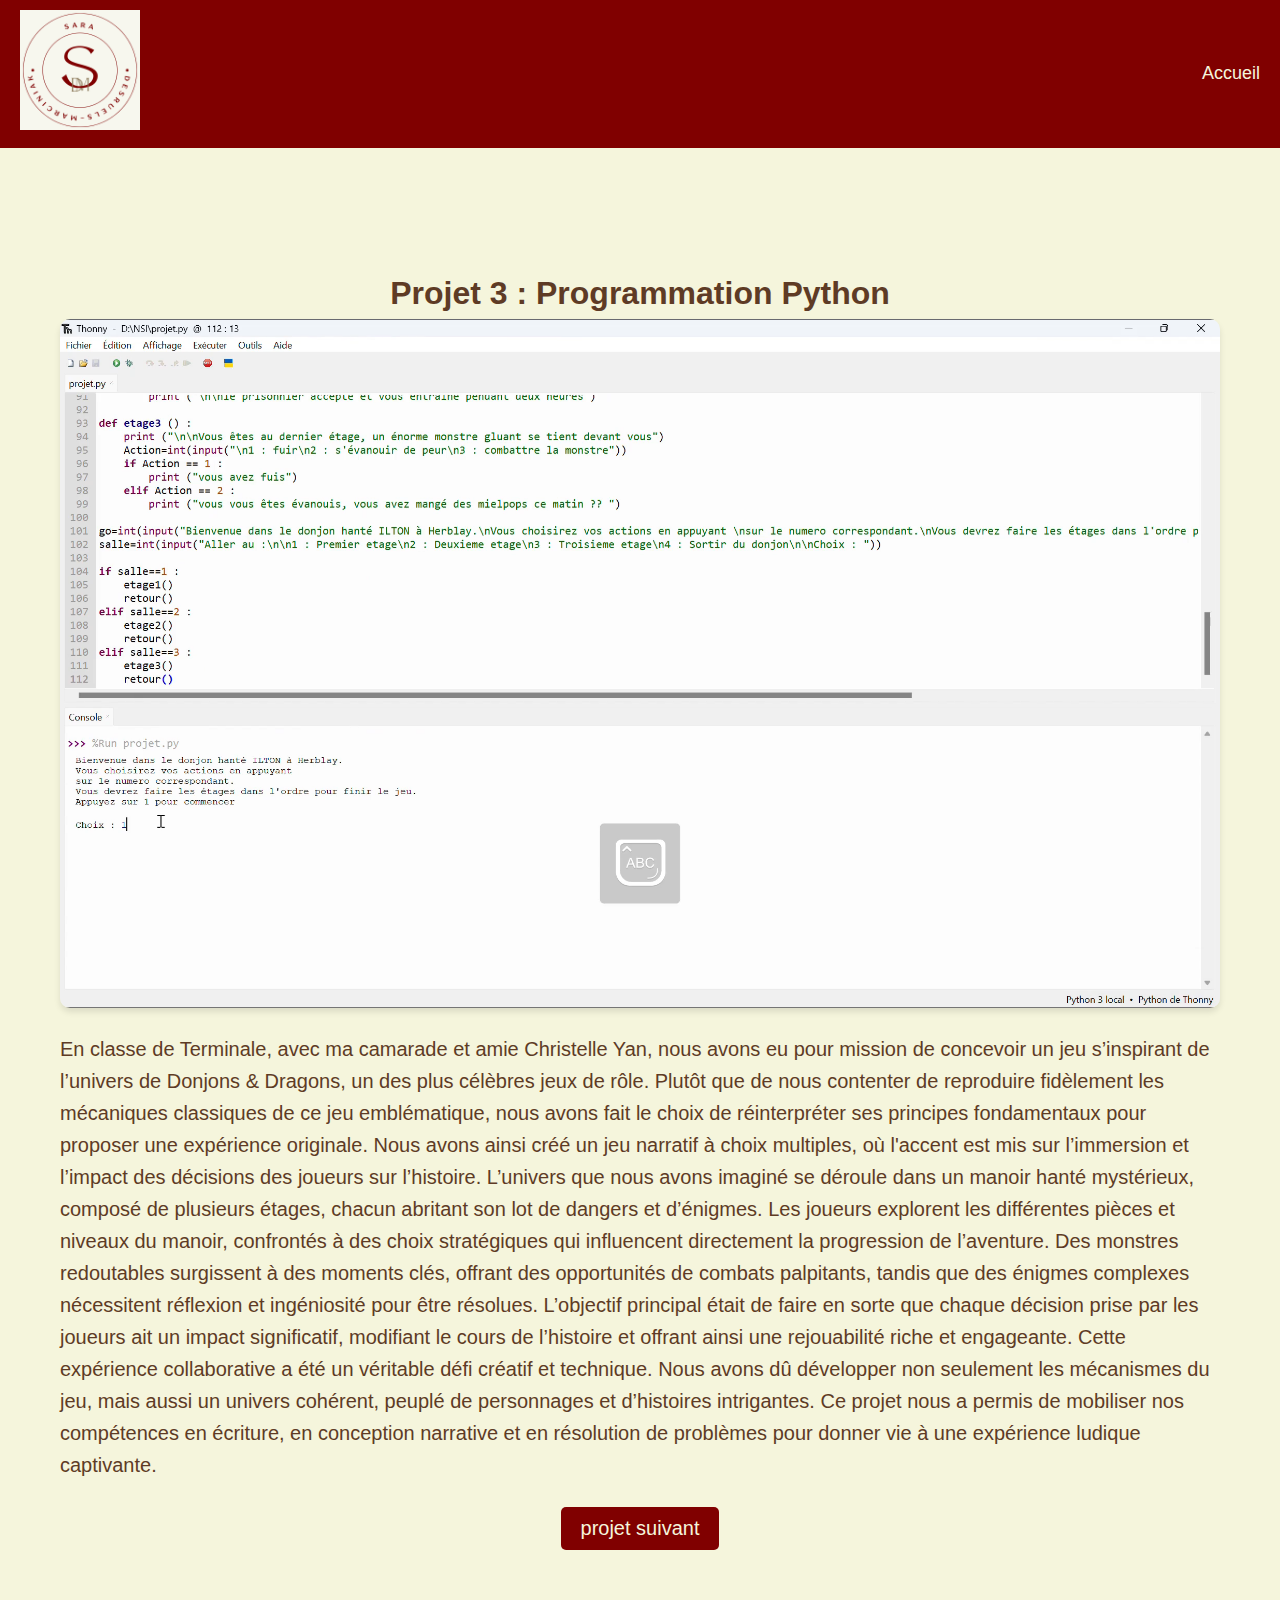
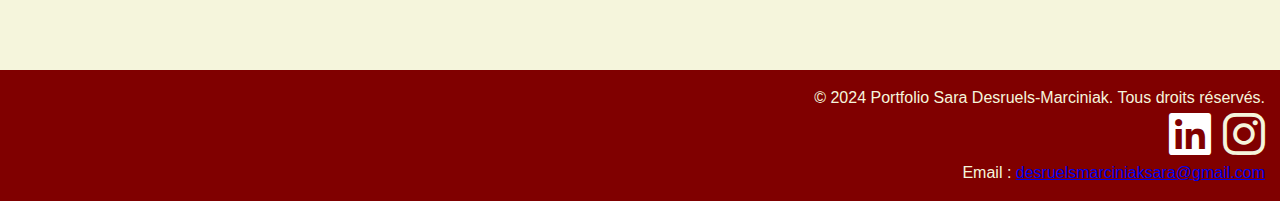
<file: projet3.html>
<!DOCTYPE html>
<html lang="fr">
<head>
    <meta charset="UTF-8">
    <meta name="viewport" content="width=device-width, initial-scale=1.0">
    <title>Projet 3 - Portfolio Sara</title>
    <link rel="stylesheet" href="projet3.css">
    <link href="https://cdnjs.cloudflare.com/ajax/libs/font-awesome/6.0.0-beta3/css/all.min.css" rel="stylesheet">
    <link href="https://unpkg.com/boxicons@2.1.4/css/boxicons.min.css" rel="stylesheet">
</head>
<body>
    <!-- Header -->
    <header>
        <div class="logo-container">
            <a href="contact.html">
              <img src="./image/logo.png" alt="Logo de Sara" id="logo">
            </a>
          </div>
        <nav>
            <ul>
                <li><a href="index.html">Accueil</a></li>
            </ul>
        </nav>
    </header>

    <!-- Main Section -->
    <main>
        <div class="project-content">
            <h1>Projet 3 : Programmation Python</h1>
            <div class="video-container">
                <video autoplay muted loop>
                    <source src="./image/exprojet3.mp4" type="video/mp4">
                    Votre navigateur ne supporte pas la vidéo.
                </video>
            </div>
            <br>
            <div class="text">
            <p>En classe de Terminale, avec ma camarade et amie Christelle Yan, nous avons 
                eu pour mission de concevoir un jeu s’inspirant de l’univers de Donjons & Dragons, 
                un des plus célèbres jeux de rôle. Plutôt que de nous contenter de reproduire 
                fidèlement les mécaniques classiques de ce jeu emblématique, nous avons fait 
                le choix de réinterpréter ses principes fondamentaux pour proposer une expérience 
                originale. Nous avons ainsi créé un jeu narratif à choix multiples, où l'accent 
                est mis sur l’immersion et l’impact des décisions des joueurs sur l’histoire.

                L’univers que nous avons imaginé se déroule dans un manoir hanté mystérieux, 
                composé de plusieurs étages, chacun abritant son lot de dangers et d’énigmes. 
                Les joueurs explorent les différentes pièces et niveaux du manoir, confrontés 
                à des choix stratégiques qui influencent directement la progression de l’aventure. 
                Des monstres redoutables surgissent à des moments clés, offrant des opportunités 
                de combats palpitants, tandis que des énigmes complexes nécessitent réflexion et 
                ingéniosité pour être résolues.
                
                L’objectif principal était de faire en sorte 
                que chaque décision prise par les joueurs ait un impact significatif, modifiant 
                le cours de l’histoire et offrant ainsi une rejouabilité riche et engageante.
                
                Cette expérience collaborative a été un véritable défi créatif et technique. 
                Nous avons dû développer non seulement les mécanismes du jeu, mais aussi un 
                univers cohérent, peuplé de personnages et d’histoires intrigantes. Ce projet 
                nous a permis de mobiliser nos compétences en écriture, en conception narrative 
                et en résolution de problèmes pour donner vie à une expérience ludique captivante.
            </p>
        </div>
        <br>
            <button class="next-project" onclick="location.href='projet4.html'">projet suivant</button>
        </div>
    </main>

    <!-- Footer -->
    <footer>
        <div class="footer-content">
            <p>&copy; 2024 Portfolio Sara Desruels-Marciniak. Tous droits réservés.</p>
            <div class="social-icons">
                <a href="https://www.linkedin.com/in/sara-desruels-marciniak-016864321" target="_blank" rel="noopener noreferrer"><i class="fab fa-linkedin"></i></a>
                <a href="https://www.instagram.com/sara_photo.graphie" target="_blank"><i class="fab fa-instagram"></i></a>
            </div>
            <p>Email : <a href="mailto:desruelsmarciniaksara@gmail.com">desruelsmarciniaksara@gmail.com</a></p>
        </div>
    </footer>
</body>
</html>
</file>
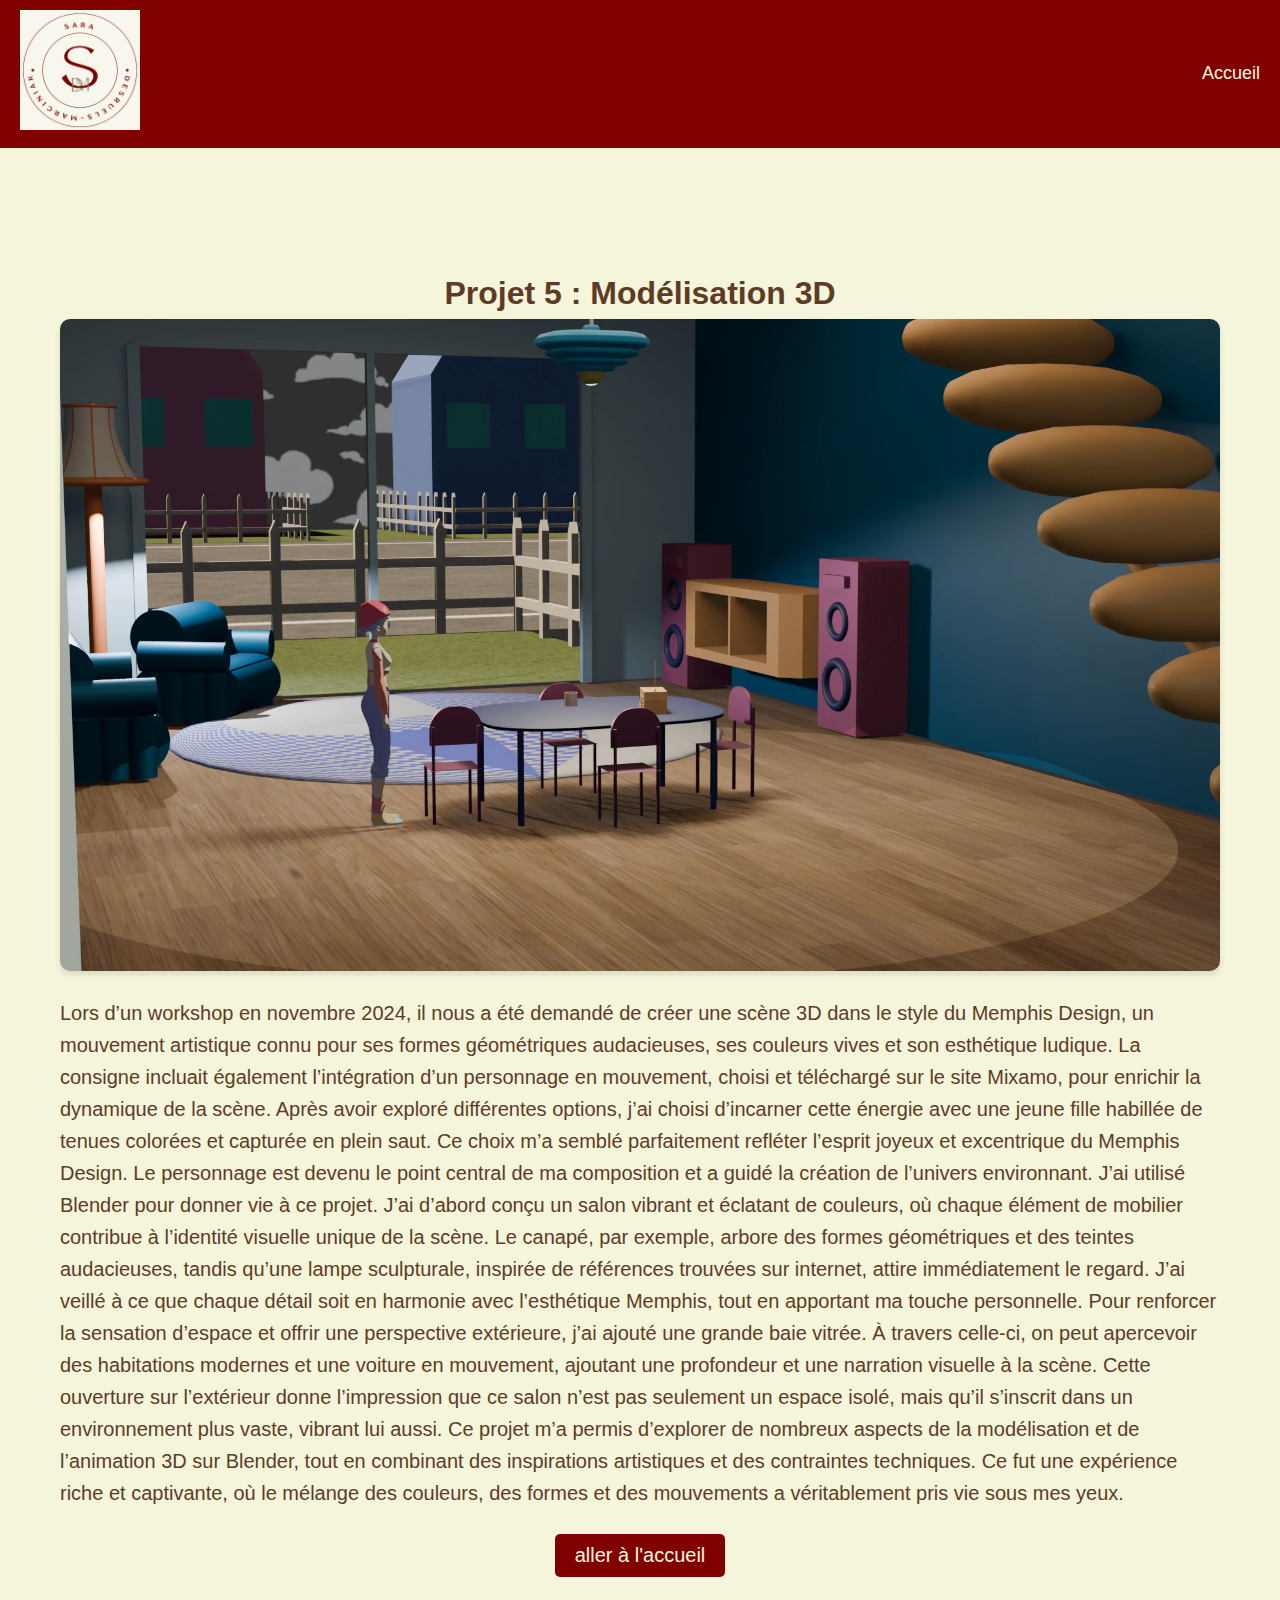
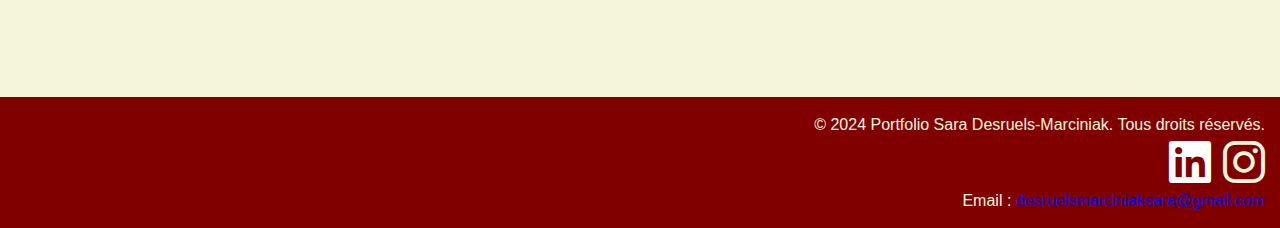
<file: projet5.html>
<!DOCTYPE html>
<html lang="fr">
<head>
    <meta charset="UTF-8">
    <meta name="viewport" content="width=device-width, initial-scale=1.0">
    <title>Projet 5 - Portfolio Sara</title>
    <link rel="stylesheet" href="projet3.css">
    <link href="https://cdnjs.cloudflare.com/ajax/libs/font-awesome/6.0.0-beta3/css/all.min.css" rel="stylesheet">
    <link href="https://unpkg.com/boxicons@2.1.4/css/boxicons.min.css" rel="stylesheet">
</head>
<body>
    <!-- Header -->
    <header>
        <div class="logo-container">
            <a href="contact.html">
              <img src="./image/logo.png" alt="Logo de Sara" id="logo">
            </a>
          </div>
        <nav>
            <ul>
                <li><a href="index.html">Accueil</a></li>
            </ul>
        </nav>
    </header>

    <!-- Main Section -->
    <main>
        <div class="project-content">
            <h1>Projet 5 : Modélisation 3D</h1>
            <div class="video-container">
                <video autoplay loop>
                    <source src="./image/Desruels-Marciniak_Sara.mp4" type="video/mp4" >
                    Votre navigateur ne supporte pas la vidéo.
                </video>
            </div>
            <br>
            <div class="text">
            <p>Lors d’un workshop en novembre 2024, il nous a été demandé de créer une scène 
                3D dans le style du Memphis Design, un mouvement artistique connu pour ses 
                formes géométriques audacieuses, ses couleurs vives et son esthétique ludique. 
                La consigne incluait également l’intégration d’un personnage en mouvement, 
                choisi et téléchargé sur le site Mixamo, pour enrichir la dynamique de la scène.

                Après avoir exploré différentes options, j’ai choisi d’incarner cette énergie 
                avec une jeune fille habillée de tenues colorées et capturée en plein saut. 
                Ce choix m’a semblé parfaitement refléter l’esprit joyeux et excentrique du 
                Memphis Design. Le personnage est devenu le point central de ma composition et 
                a guidé la création de l’univers environnant.
                
                J’ai utilisé Blender pour donner vie à ce projet. J’ai d’abord conçu un salon 
                vibrant et éclatant de couleurs, où chaque élément de mobilier contribue à 
                l’identité visuelle unique de la scène. Le canapé, par exemple, arbore des 
                formes géométriques et des teintes audacieuses, tandis qu’une lampe sculpturale, 
                inspirée de références trouvées sur internet, attire immédiatement le regard. 
                J’ai veillé à ce que chaque détail soit en harmonie avec l’esthétique Memphis, 
                tout en apportant ma touche personnelle.
                
                Pour renforcer la sensation d’espace et offrir une perspective extérieure, j’ai 
                ajouté une grande baie vitrée. À travers celle-ci, on peut apercevoir des 
                habitations modernes et une voiture en mouvement, ajoutant une profondeur et 
                une narration visuelle à la scène. Cette ouverture sur l’extérieur donne l’impression 
                que ce salon n’est pas seulement un espace isolé, mais qu’il s’inscrit dans un 
                environnement plus vaste, vibrant lui aussi.
                
                Ce projet m’a permis d’explorer de nombreux aspects de la modélisation et de 
                l’animation 3D sur Blender, tout en combinant des inspirations artistiques et 
                des contraintes techniques. Ce fut une expérience riche et captivante, où le 
                mélange des couleurs, des formes et des mouvements a véritablement pris vie 
                sous mes yeux.
            </p>
        </div>
        <br>
            <button class="next-project" onclick="location.href='index.html'">aller à l'accueil</button>
        </div>
    </main>

    <!-- Footer -->
    <footer>
        <div class="footer-content">
            <p>&copy; 2024 Portfolio Sara Desruels-Marciniak. Tous droits réservés.</p>
            <div class="social-icons">
                <a href="https://www.linkedin.com/in/sara-desruels-marciniak-016864321" target="_blank" rel="noopener noreferrer"><i class="fab fa-linkedin"></i></a>
                <a href="https://www.instagram.com/sara_photo.graphie" target="_blank"><i class="fab fa-instagram"></i></a>
            </div>
            <p>Email : <a href="mailto:desruelsmarciniaksara@gmail.com">desruelsmarciniaksara@gmail.com</a></p>
        </div>
    </footer>
</body>
</html>
</file>
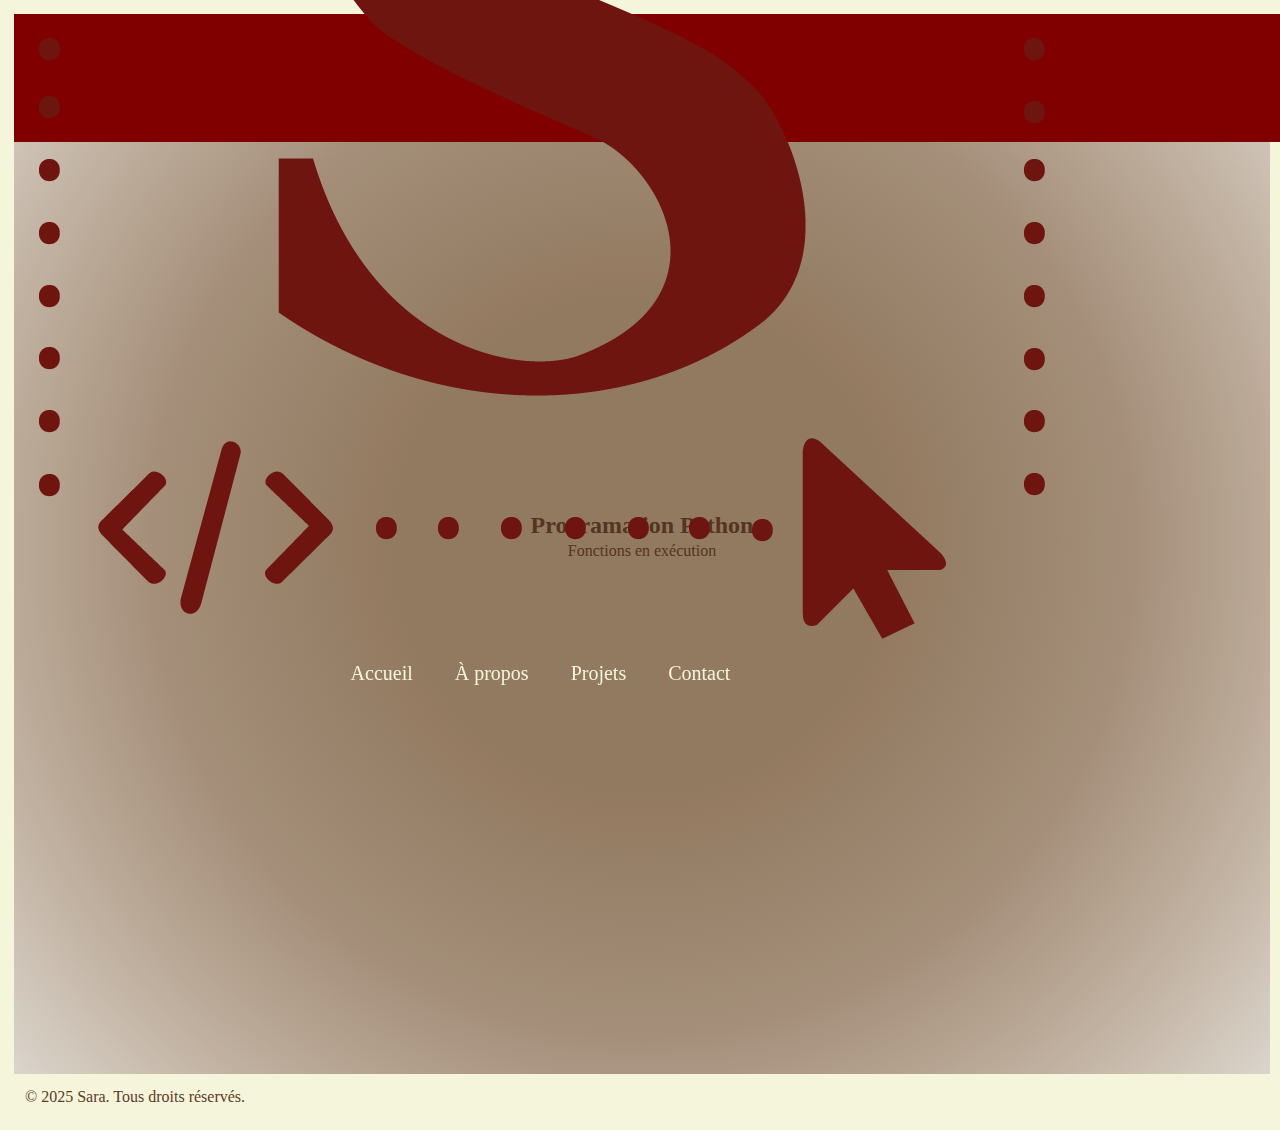
<file: projet6.html>
<!DOCTYPE html>
<html lang="fr">
<head>
  <meta charset="UTF-8">
  <meta name="viewport" content="width=device-width, initial-scale=1">
  <title>Illustrations</title>
  <link rel="stylesheet" href="style.css">
  <link rel="preconnect" href="https://fonts.googleapis.com">
  <link rel="preconnect" href="https://fonts.googleapis.com">
<link rel="preconnect" href="https://fonts.googleapis.com">
<link rel="preconnect" href="https://fonts.gstatic.com" crossorigin>
<link href="https://fonts.googleapis.com/css2?family=Englebert&display=swap" rel="stylesheet">
</head>
<body>

  <header class="navbar">
    <div class="container">
        <a href="#home" class="logo">
            <img src="logo-rouge.png" alt="Logo Sara" class="logo-img" />
          </a>
      <nav>
        <ul>
          <li><a href="index.html">Accueil</a></li>
          <li><a href="#about">À propos</a></li>
          <li><a href="#portfolio">Projets</a></li>
          <li><a href="#contact">Contact</a></li>
        </ul>
      </nav>
    </div>
  </header>

  <section id="home" class="hero">
    <div class="container">
      <h2>Programation Python</h2>
      <p>Fonctions en exécution</p><br>
    </div>
  </section>

  

  <footer>
    <div class="container">
      <p>&copy; 2025 Sara. Tous droits réservés.</p>
    </div>
  </footer>

  <script src="script.js"></script>
</body>
</html>
</file>
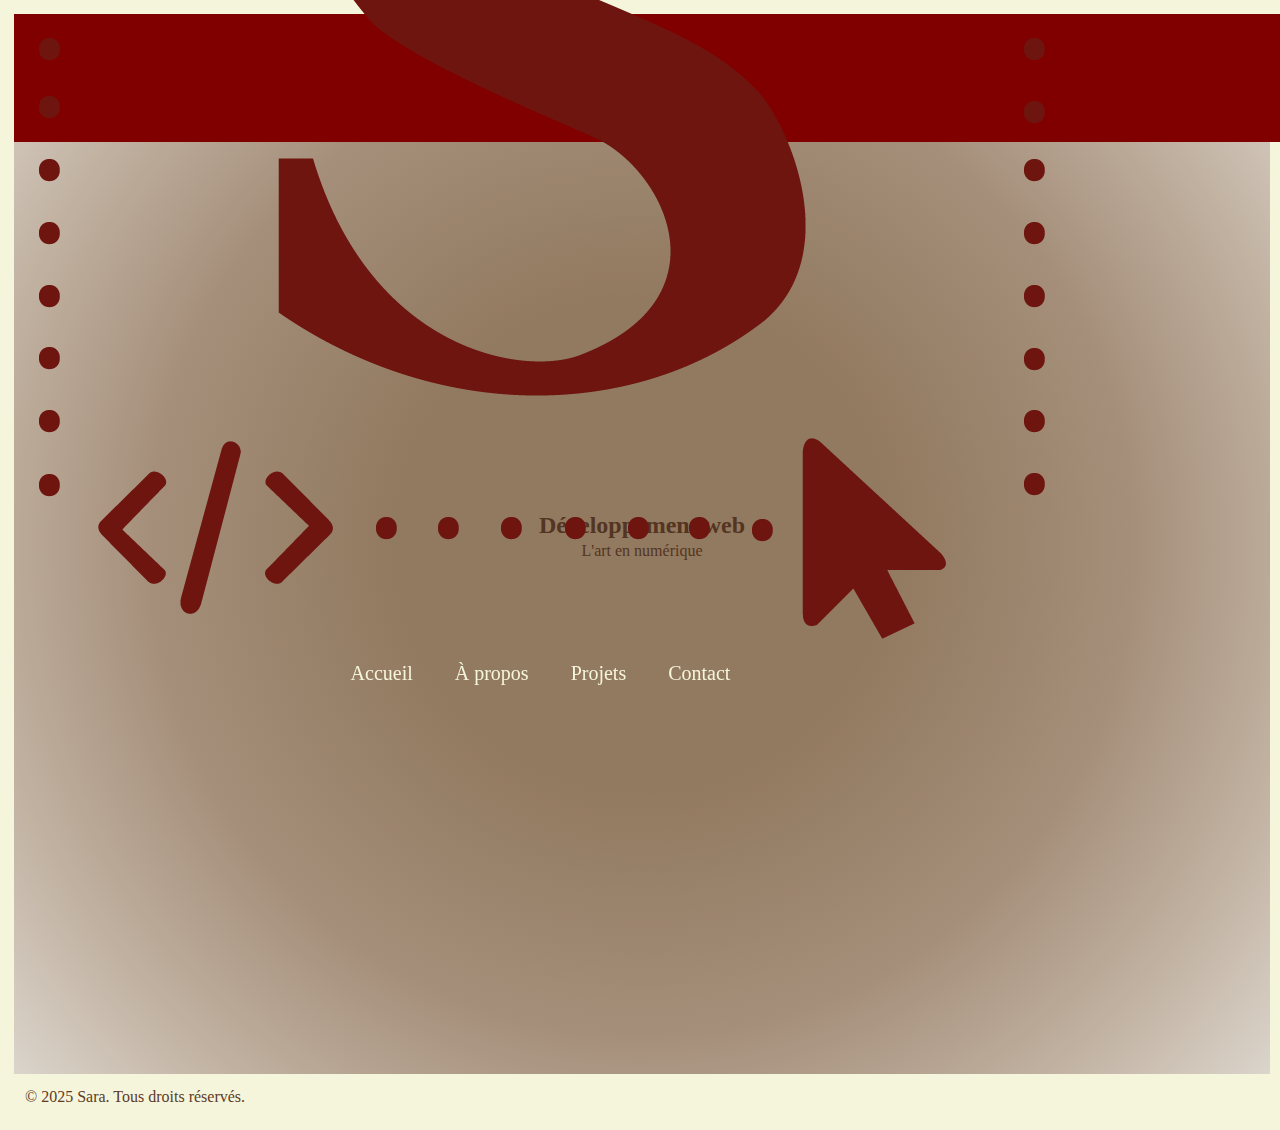
<file: projet7.html>
<!DOCTYPE html>
<html lang="fr">
<head>
  <meta charset="UTF-8">
  <meta name="viewport" content="width=device-width, initial-scale=1">
  <title>Illustrations</title>
  <link rel="stylesheet" href="style.css">
  <link rel="preconnect" href="https://fonts.googleapis.com">
  <link rel="preconnect" href="https://fonts.googleapis.com">
<link rel="preconnect" href="https://fonts.googleapis.com">
<link rel="preconnect" href="https://fonts.gstatic.com" crossorigin>
<link href="https://fonts.googleapis.com/css2?family=Englebert&display=swap" rel="stylesheet">
</head>
<body>

  <header class="navbar">
    <div class="container">
        <a href="#home" class="logo">
            <img src="logo-rouge.png" alt="Logo Sara" class="logo-img" />
          </a>
      <nav>
        <ul>
          <li><a href="index.html">Accueil</a></li>
          <li><a href="#about">À propos</a></li>
          <li><a href="#portfolio">Projets</a></li>
          <li><a href="#contact">Contact</a></li>
        </ul>
      </nav>
    </div>
  </header>

  <section id="home" class="hero">
    <div class="container">
      <h2>Développement web</h2>
      <p>L'art en numérique</p><br>
    </div>
  </section>

  

  <footer>
    <div class="container">
      <p>&copy; 2025 Sara. Tous droits réservés.</p>
    </div>
  </footer>

  <script src="script.js"></script>
</body>
</html>
</file>
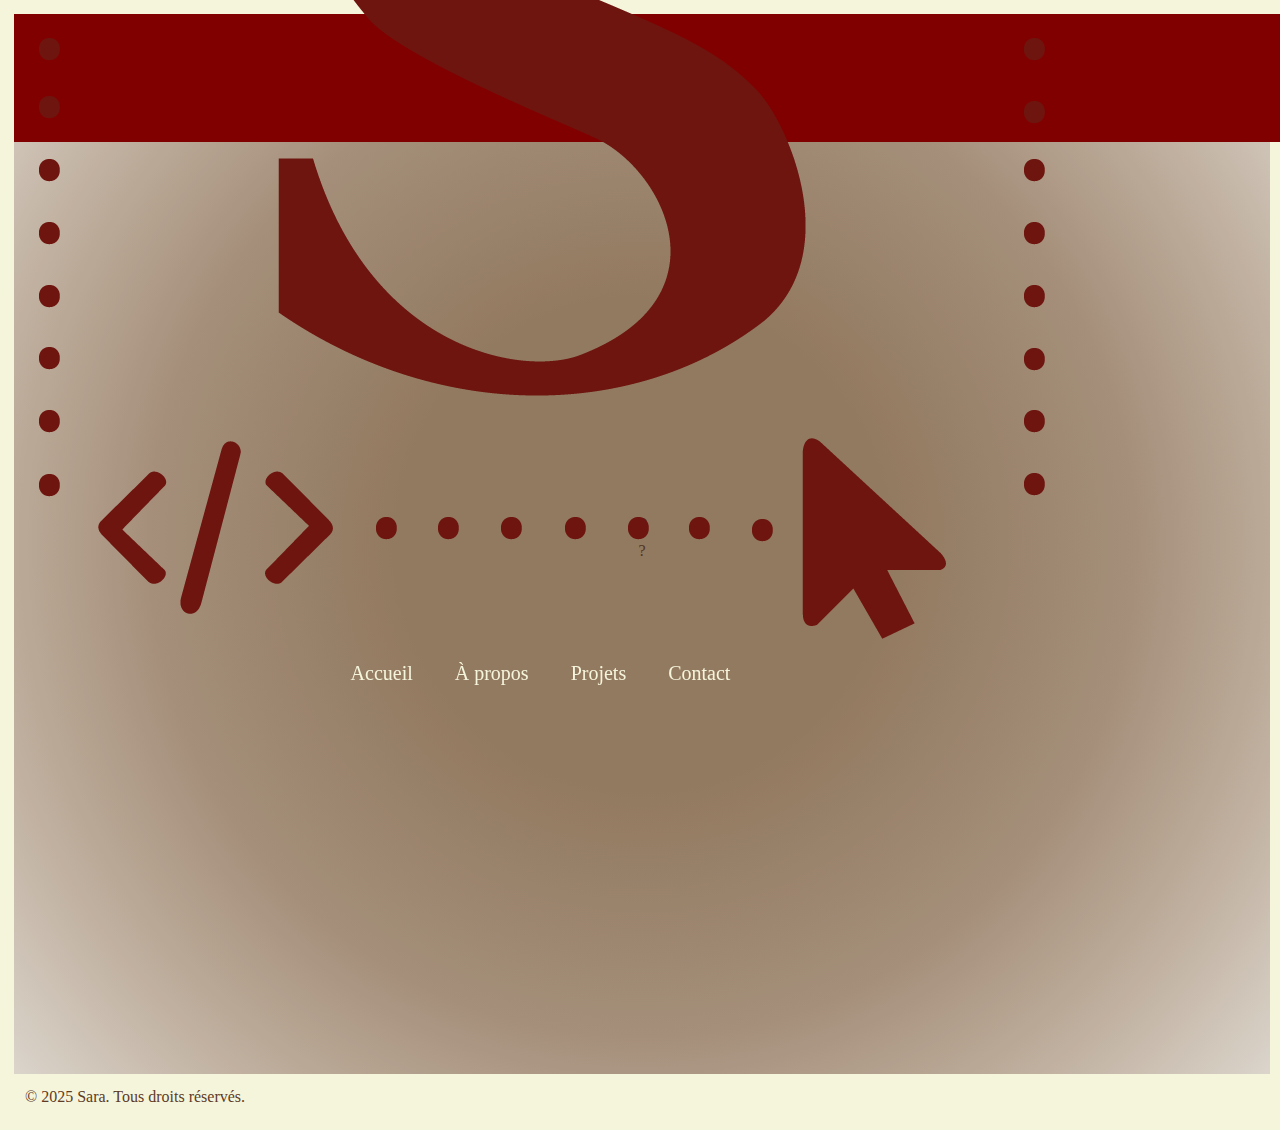
<file: projet8.html>
<!DOCTYPE html>
<html lang="fr">
<head>
  <meta charset="UTF-8">
  <meta name="viewport" content="width=device-width, initial-scale=1">
  <title>Illustrations</title>
  <link rel="stylesheet" href="style.css">
  <link rel="preconnect" href="https://fonts.googleapis.com">
  <link rel="preconnect" href="https://fonts.googleapis.com">
<link rel="preconnect" href="https://fonts.googleapis.com">
<link rel="preconnect" href="https://fonts.gstatic.com" crossorigin>
<link href="https://fonts.googleapis.com/css2?family=Englebert&display=swap" rel="stylesheet">
</head>
<body>

  <header class="navbar">
    <div class="container">
        <a href="#home" class="logo">
            <img src="logo-rouge.png" alt="Logo Sara" class="logo-img" />
          </a>
      <nav>
        <ul>
          <li><a href="index.html">Accueil</a></li>
          <li><a href="#about">À propos</a></li>
          <li><a href="#portfolio">Projets</a></li>
          <li><a href="#contact">Contact</a></li>
        </ul>
      </nav>
    </div>
  </header>

  <section id="home" class="hero8">
    <div class="container">
      <h2>?</h2>
      <p>?</p><br>
    </div>
  </section>

  

  <footer>
    <div class="container">
      <p>&copy; 2025 Sara. Tous droits réservés.</p>
    </div>
  </footer>

  <script src="script.js"></script>
</body>
</html>
</file>
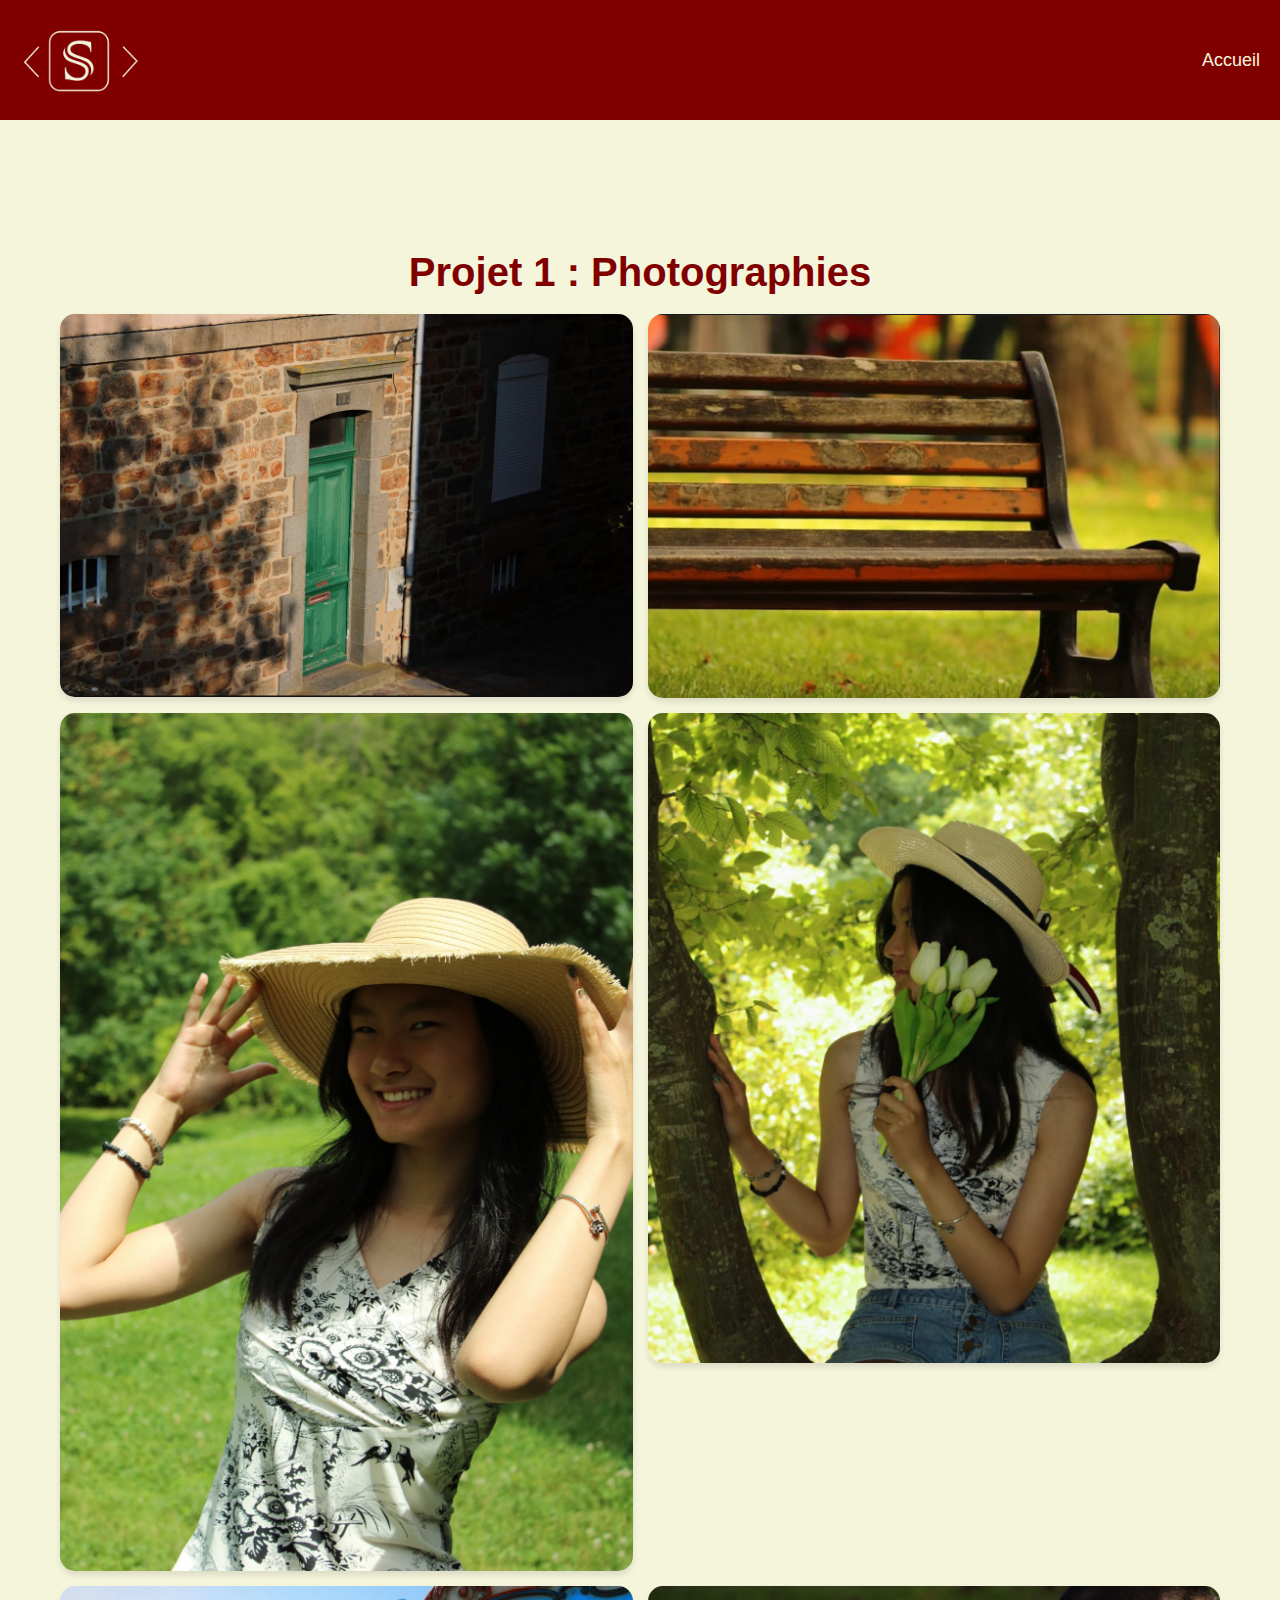
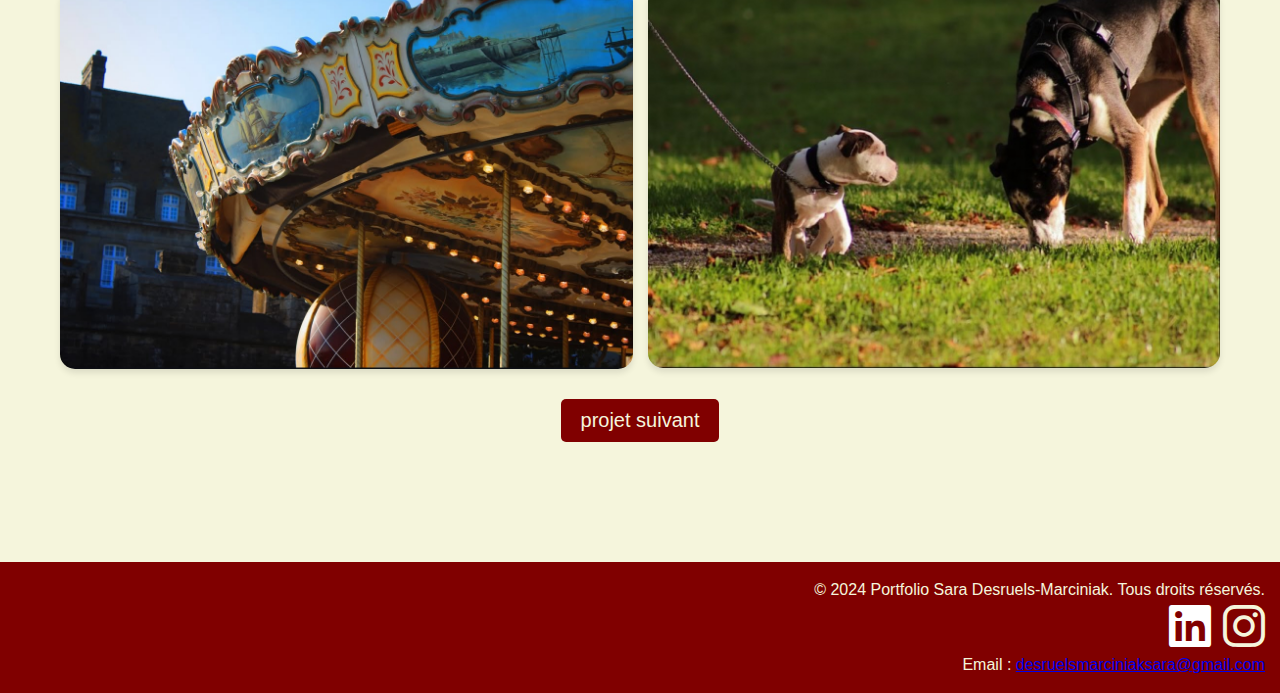
<file: PORTFOLIO/projet1.html>
<!DOCTYPE html>
<html lang="fr">
<head>
    <meta charset="UTF-8">
    <meta name="viewport" content="width=device-width, initial-scale=1.0">
    <title>Projet 1 - Portfolio Sara</title>
    <link rel="stylesheet" href="projet1.css">
    <link href="https://cdnjs.cloudflare.com/ajax/libs/font-awesome/6.0.0-beta3/css/all.min.css" rel="stylesheet">
    <link href="https://unpkg.com/boxicons@2.1.4/css/boxicons.min.css" rel="stylesheet">
</head>
<body>
    <!-- Header -->
    <header>
        <div class="logo-container">
            <a href="contact.html">
              <img src="./image/logo.png" alt="Logo de Sara" id="logo">
            </a>
          </div>
        <nav>
            <ul>
                <li><a href="index.html">Accueil</a></li>
            </ul>
        </nav>
    </header>

    <!-- Main Section -->
    <main>
        <div class="project-content">
            <h1>Projet 1 : Photographies</h1>
            <div class="photo-grid">
                <img src="./image/photo1.jpg" alt="Photo 1">
                <img src="./image/photo2.jpg" alt="Photo 2">
                <img src="./image/photo3.jpg" alt="Photo 3">
                <img src="./image/photo4.jpg" alt="Photo 4">
                <img src="./image/photo5.jpg" alt="Photo 5">
                <img src="./image/photo6.jpg" alt="Photo 6">
                
            </div>
            <button class="next-project" onclick="location.href='projet2.html'">projet suivant</button>
        </div>
    </main>

    <!-- Footer -->
    <footer>
        <div class="footer-content">
            <p>&copy; 2024 Portfolio Sara Desruels-Marciniak. Tous droits réservés.</p>
            <div class="social-icons">
                <a href="https://www.linkedin.com/in/sara-desruels-marciniak-016864321" target="_blank" rel="noopener noreferrer"><i class="fab fa-linkedin"></i></a>
                <a href="https://www.instagram.com/sara_photo.graphie" target="_blank"><i class="fab fa-instagram"></i></a>
            </div>
            <p>Email : <a href="mailto:desruelsmarciniaksara@gmail.com">desruelsmarciniaksara@gmail.com</a></p>
        </div>
    </footer>
</body>
</html>
</file>
<file: style.css>
*{
  margin: 4px;
  padding: 1px;
  /*box-sizing: border-box;*/
  scroll-behavior: smooth;
}

body{
  cursor: url('./image/curseur.svg'), auto;
  line-height: 1;
  background-color: beige;
  color: #5e3b25;
  overflow-y: scroll;
}

#logo {
  width: 150px;
}

header {
  position: fixed;
  font-size: 30px;
  width: 99%;
  background-color: maroon;
  z-index: 1000;
  padding: 0;
  display: flex; 
  justify-content: space-between;  
  align-items: center; 
  height: 8rem; 
}

.logo-container {
  padding-left: 10px; 
}

.logo-container:hover {
  cursor: url('./image/curseur.svg'), auto;
}
 
#contact {
  display: flex;
  justify-content: center; /* Centré horizontalement */
  align-items: center; /* Centré verticalement */
  height: 100vh; /* Prendre toute la hauteur de la fenêtre */
}


nav ul {
  list-style: none;
  display: flex;
  justify-content: center;
  margin: 0;
  padding: 0;
}

nav ul li {
  margin: 0 15px; 
}

nav ul li a {
  text-decoration: none;
  color: beige;
  font-size: 20px; 
}

nav ul li a:hover {
  color: #9c7157;
  cursor: url("./image/curseurfleche.svg"),auto;
}

ul{
  list-style: none;
}

#home{
  font-family: serif;
  height: 100vh;
  display: flex;
  justify-content: center;
  align-items: center;
  background: radial-gradient(circle, #a3886b 30%, #b8a089 60%, #d6c4b1 80%, #f4ede3 100%);
  position: relative;
  margin-right: 0;
}

.intro {
  text-align: center;
  color: beige;
  position: relative;
  z-index: 2; 
}

.intro h1{
  font-family: Brush Script MT;
  font-size: 200px;
  animation: fadeIn 3s;
}

.intro p{
  font-family:  Brush Script MT; 
  font-size: 50px;
}

#home:before {
  content: '';
  position: absolute;
  top: 0;
  left: 0;
  width: 100%;
  height: 100%;
  background-color: rgba(0, 0, 0, 0.1); 
  z-index: 1;
}

@keyframes fadeIn {
  from { opacity: 0; }
  to { opacity: 1; }
}

section {
  padding: 80px 20px;
  text-align: center;
}

#about{
  background-color: #e9e8cc;
}

.about-img {
  width: 300px;
  border-radius: 10px;
  box-shadow: 0 4px 8px rgba(0,0,0,0.6);
  animation: fadeIn 2s;
  align-items: left;
}

.about-content {
  display: grid;
  grid-template-columns: repeat(3,1);
  gap: 30px;
  align-items: center;
  justify-content: center;
  max-width: 1000px;
  margin: 0 auto;
  padding: 20px;
  
}

.about-text {
  text-align: left;
  font-size: 16px;
  color:maroon;
  line-height: 1.6;
  max-width: 600px;

}

.about-text h3{
  font-size: 26px;
  color: #5e3b25;
  margin-top: 20px;
  text-decoration: underline;
}

.about-text ul{
  list-style-type: disc;
  padding-left: 20px;
}

.about-text li{
  margin-bottom: 10px;
}

.about-text a {
  cursor: url('./image/curseurfleche.svg'),auto;
}

blockquote{
  font-style: italic;
  margin: 20px 0;
  padding: 10px 20px;
  border-left: 8px solid maroon;
  background-color: #F5F5DC;
}

@media (max-width: 768px) {
  /* HEADER */
  header {
    font-size: 20px; /* Réduit la taille du texte dans le header */
  }

  .intro h1 {
    font-size: 120px; /* Réduit la taille du texte du titre principal */
  }

  .intro p {
    font-size: 30px; /* Réduit la taille du texte de la description */
  }

  /* NAV */
  nav ul li a {
    font-size: 25px; /* Réduit la taille du texte des liens */
    font-weight: bold; 
  }

  /* ABOUT SECTION */
  #about p {
    font-size: 18px; /* Réduit la taille de la description dans About */
  }

  #about h3 {
    font-size: 30px; /* Réduit la taille des titres dans la section about */
  }
</file>
<file: contact.css>
html, body {
    margin: 0;
    padding: 0;
    height: 100%; /* Prendre toute la hauteur de la fenêtre */
    display: flex;
    flex-direction: column;
  }
  
  body {
    cursor: url('./image/curseur.svg'), auto;
    line-height: 1;
    background-color: beige;
    color: #5e3b25;
    overflow-y: scroll;
  }
  
  #logo {
    width: 150px;
  }
  
  
  header {
    position: fixed;
    font-size: 30px;
    width: 100%;
    background-color: maroon;
    z-index: 1000;
    padding: 0;
    display: flex;
    justify-content: space-between;
    align-items: center;
    height: 8rem;
  }
  
  .logo-container {
    padding-left: 10px;
  }
  
  /* Centrer le contenu de la page (flip card) */
  #contact {
    display: flex;
    justify-content: center; /* Centré horizontalement */
    align-items: center; /* Centré verticalement */
    flex-grow: 1; /* Permet à #contact de prendre toute la hauteur disponible */
    margin-top: 100px; /* Ajoute un espace au-dessus de la flip card pour la descendre */
  }
  
  /* Style de la flip card */
  .flip-card {
    background-color: transparent;
    width: 460px; /* Taille carrée */
    height: 460px; /* Taille carrée */
    perspective: 1000px;
  }
  
  /* Contenu intérieur de la flip card */
  .flip-card-inner {
    position: relative;
    width: 100%;
    height: 100%;
    transform-style: preserve-3d;
    transition: transform 0.6s;
  }
  
  .flip-card:hover .flip-card-inner {
    transform: rotateY(180deg);
  }
  
  /* Recto et verso de la flip card */
  .flip-card-front, .flip-card-back {
    position: absolute;
    width: 100%;
    height: 100%;
    backface-visibility: hidden;
    display: flex;
    flex-direction: column;
    align-items: center;
    justify-content: center;
    overflow: hidden; /* Cache tout ce qui dépasse des bords */
  }
  
  .flip-card-front {
    background-color: #f1f1f1;
  }
  
  .flip-card-back {
    background-color: maroon;
    transform: rotateY(180deg);
  }
  
  /* Ajustement des images */
  .flip-card-front .card-image, .flip-card-back .card-image {
    width: 100%; /* L'image occupe toute la largeur de la carte */
    height: 100%; /* L'image occupe toute la hauteur de la carte */
    object-fit: cover; /* L'image couvre tout l'espace sans déformation */
  }
  
  /* Style du footer */
  footer {
    text-align: center;
    padding: 10px;
    background-color: #333;
    color: white;
    width: 100%;
    box-sizing: border-box; /* Assure que le padding ne dépasse pas du footer */
  }
  
  nav ul {
    list-style: none;
    display: flex;
    justify-content: center;
    margin: 0;
    padding: 0;
  }
  
  nav ul li {
    margin: 0 15px;
  }
  
  nav ul li a {
    text-decoration: none;
    color: beige;
    font-size: 20px;
  }
  
  nav ul li a:hover {
    color: #9c7157;
    cursor: url("./image/curseurfleche.svg"),auto;
  }
  
  ul {
    list-style: none;
  }
  
  footer {
    text-align: right;
    padding: 15px;
    background-color: maroon;
    color: beige;
    position: static;
  }
  
  .footer-contact a {
    color: beige;
    text-decoration: underline;
  }
  
  .footer-contact a:hover {
    color: #5e3b25;
    cursor: url("./image/curseurfleche.svg"),auto;
  }
  
  .social-icons a i.fab.fa-linkedin {
    color: #ffffff;
    margin: 0 0.5rem;
    font-size: 3rem;
    transition: color 0.3s;
  }
  
  .social-icons a:hover i.fab.fa-linkedin {
    color: #0A66C2;
    cursor: url("./image/curseurfleche.svg"), auto;
  }
  
  .social-icons a i {
    font-size: 3rem;
  }
  
  .social-icons a i.fab.fa-instagram {
    color: beige;
  }
  
  .social-icons a:hover i.fab.fa-instagram {
    color: #DD2A7B;
    cursor: url(".//image/curseurfleche.svg"),auto;
  }
</file>
<file: projet1.css>
* {
    margin: 0;
    padding: 0;
    box-sizing: border-box;
}

/* Pour les petits écrans (max-width: 768px) */
@media (max-width: 1200px) {
    /* Adapter les images dans la grille pour qu'elles ne débordent pas */
    .photo-grid img {
        width: 100%;
        max-width: 100%;
        height: auto;
        object-fit: contain;  /* Modifie pour que l'image soit entièrement visible sans être coupée */
        cursor: pointer;
    }
}

/* Pour afficher la description sur mobile au clic, on doit ajouter un peu de JavaScript pour gérer l'état cliqué */




/* Body Style */
body {
    font-family: 'Arial', sans-serif;
    background-color: beige;
    color: #5e3b25;
    line-height: 1.6;
    cursor: url('./image/curseur.svg'), auto;
}

/* Header */
header {
    display: flex;
    justify-content: space-between;
    align-items: center;
    background-color: maroon;
    color: beige;
    padding: 10px 20px;
    position: sticky;
    top: 0;
    z-index: 1000;
}

#logo {
    width: 120px;
}

nav ul {
    display: flex;
    list-style: none;
}

nav ul li {
    margin-left: 20px;
}

nav ul li a {
    text-decoration: none;
    color: beige;
    font-size: 18px;
    transition: color 0.3s ease;
}

nav ul li a:hover,
nav ul li a.active {
    color: #d4a77a;
    cursor: url("./image/curseurfleche.svg"), auto;
}

/* Main Content */
main {
    max-width: 1200px;
    margin: 100px auto;
    text-align: center;
    padding: 20px;
}

.project-content h1 {
    font-size: 2.5rem;
    margin-bottom: 10px;
    color: maroon;
}

.project-content p {
    font-size: 1.2rem;
    margin-bottom: 30px;
    color: #5e3b25;
}

/* Photo Grid */
.photo-grid {
    display: grid;
    grid-template-columns: repeat(auto-fit, minmax(550px, 1fr));
    gap: 15px;
    margin-bottom: 30px;
}

.photo-grid img {
    width: 100%;
    height: auto;
    object-fit: cover;
    border-radius: 15px;
    box-shadow: 0 4px 6px rgba(0, 0, 0, 0.1);
    transition: transform 0.3s ease, box-shadow 0.3s ease;
}

.photo-grid img:hover {
    transform: scale(1.05);
    box-shadow: 0 8px 12px rgba(0, 0, 0, 0.2);
}

/* Button */
.next-project {
    background-color: maroon;
    color: beige;
    border: none;
    padding: 10px 20px;
    font-size: 20px;
    cursor: pointer;
    border-radius: 5px;
    transition: background-color 0.3s ease;
    cursor: url("./image/curseurfleche.svg"), auto;
}

.next-project:hover {
    background-color: #9c7157;
}

footer{
    text-align: right;
    padding: 15px;
    background-color: maroon;
    color: beige;
    position: static;
  }
  
  .footer-contact a {
    color: beige;
    text-decoration: underline;
  }
  
  .footer-contact a:hover{
    color: #5e3b25;
    cursor: url("./image/curseurfleche.svg"),auto;
  }
  
  .social-icons a i.fab.fa-linkedin{
    color: #ffffff;
    margin: 0 0.5rem;
    font-size: 3rem;
    transition: color 0.3s;
  }
  
  .social-icons a:hover i.fab.fa-linkedin{
    color: #0A66C2;
    cursor: url("./image/curseurfleche.svg"), auto;
  }
  
  .social-icons a i{
    font-size: 3rem;
  }
  
  .social-icons a i.fab.fa-instagram{
    color: beige;
  }
  
  .social-icons a:hover i.fab.fa-instagram{
    color: #DD2A7B;
    cursor: url(".//image/curseurfleche.svg"),auto;
  }
</file>
<file: projet2.css>
/* Réinitialisation globale */
* {
    margin: 0;
    padding: 0;
    box-sizing: border-box;
}

/* Body Style */
body {
    font-family: 'Arial', sans-serif;
    background-color: beige;
    color: #5e3b25;
    line-height: 1.6;
    cursor: url('./image/curseur.svg'), auto;
}

/* Header */
header {
    display: flex;
    justify-content: space-between;
    align-items: center;
    background-color: maroon;
    color: beige;
    padding: 10px 20px;
    position: sticky;
    top: 0;
    z-index: 1000;
}

#logo {
    width: 120px;
}

nav ul {
    display: flex;
    list-style: none;
}

nav ul li {
    margin-left: 20px;
}

nav ul li a {
    text-decoration: none;
    color: beige;
    font-size: 18px;
    transition: color 0.3s ease;
}

nav ul li a:hover,
nav ul li a.active {
    color: #d4a77a;
    cursor: url("./image/curseurfleche.svg"), auto;
}

/* Main Content */
main {
    max-width: 1200px;
    margin: 100px auto;
    text-align: center;
    padding: 20px;
}

.project-content h1 {
    font-size: 2.5rem;
    margin-bottom: 10px;
    color: maroon;
}

.project-content p {
    font-size: 1.2rem;
    margin-bottom: 30px;
    color: #5e3b25;
}

/* Photo Grid */
.photo-grid {
    display: grid;
    grid-template-columns: repeat(auto-fit, minmax(550px, 1fr));
    gap: 15px;
    margin-bottom: 30px;
}

/* Conteneur pour chaque image */
.photo-container {
    position: relative;
    overflow: hidden;
    border-radius: 15px;
    box-shadow: 0 4px 6px rgba(0, 0, 0, 0.1);
}

.photo-container img {
    width: 100%;
    height: auto;
    display: block;
    transition: transform 0.3s ease;
}

.photo-container:hover img {
    transform: scale(1.1); /* Effet de zoom sur l'image */
}

/* Overlay (le panneau qui glisse) */
.photo-container .overlay {
    position: absolute;
    top: -100%; /* Positionné en dehors de la vue initialement */
    left: 0;
    width: 100%;
    height: 100%;
    background-color: rgba(0, 0, 0, 0.8); /* Couleur semi-transparente */
    color: #fff;
    display: flex;
    justify-content: center;
    align-items: center;
    text-align: center;
    padding: 10px;
    font-size: 1rem;
    line-height: 1.4;
    transition: top 0.3s ease; /* Transition pour l'effet de glissement */
}

/* Au survol, le panneau glisse vers le haut */
.photo-container:hover .overlay {
    top: 0; /* Glisse pour couvrir l'image */
}

/* Button */
.next-project {
    background-color: maroon;
    color: beige;
    border: none;
    padding: 10px 20px;
    font-size: 20px;
    cursor: pointer;
    border-radius: 5px;
    transition: background-color 0.3s ease;
    cursor: url("./image/curseurfleche.svg"), auto;
}

.next-project:hover {
    background-color: #9c7157;
}

/* Footer */
footer {
    text-align: right;
    padding: 15px;
    background-color: maroon;
    color: beige;
    position: static;
}

.footer-contact a {
    color: beige;
    text-decoration: underline;
}

.footer-contact a:hover {
    color: #5e3b25;
    cursor: url("./image/curseurfleche.svg"), auto;
}

.social-icons a i.fab.fa-linkedin {
    color: #ffffff;
    margin: 0 0.5rem;
    font-size: 3rem;
    transition: color 0.3s;
}

.social-icons a:hover i.fab.fa-linkedin {
    color: #0A66C2;
    cursor: url("./image/curseurfleche.svg"), auto;
}

.social-icons a i {
    font-size: 3rem;
}

.social-icons a i.fab.fa-instagram {
    color: beige;
}

.social-icons a:hover i.fab.fa-instagram {
    color: #DD2A7B;
    cursor: url(".//image/curseurfleche.svg"), auto;
}

/* Au format téléphone : Mise à jour de l'affichage */
@media (max-width: 1200px) {
    .photo-grid img {
        object-fit: contain; /* Assurer que l'image complète est visible sans coupure */
        max-width: 100%; /* Limite la largeur de l'image pour éviter qu'elle dépasse */
    }

    .photo-grid {
        grid-template-columns: repeat(auto-fit, minmax(150px, 1fr)); /* Colonnes adaptées aux petits écrans */
        gap: 10px;
    }

    /* Masquer le texte uniquement sur mobile */
    .photo-container .overlay {
        display: none; /* Le texte est caché sur mobile */
    }
}
</file>
<file: projet3.css>
* {
  margin: 0;
  padding: 0;
  box-sizing: border-box;
}

@media (max-width: 768px) {
  .photo-grid {
      display: grid;
      grid-template-columns: repeat(auto-fit, minmax(200px, 1fr));
      gap: 15px;
      margin-bottom: 30px;
  }
  
  .photo-grid img {
      width: 90%;
      height: auto;
      object-fit: cover;
      border-radius: 15px;
      box-shadow: 0 4px 6px rgba(0, 0, 0, 0.1);
      transition: transform 0.3s ease, box-shadow 0.3s ease;
  }
}

/* Body Style */
body {
  font-family: 'Arial', sans-serif;
  background-color: beige;
  color: #5e3b25;
  line-height: 1.6;
  cursor: url('./image/curseur.svg'), auto;
}

/* Header */
header {
  display: flex;
  justify-content: space-between;
  align-items: center;
  background-color: maroon;
  color: beige;
  padding: 10px 20px;
  position: sticky;
  top: 0;
  z-index: 1000;
}

#logo {
  width: 120px;
}

nav ul {
  display: flex;
  list-style: none;
}

nav ul li {
  margin-left: 20px;
}

nav ul li a {
  text-decoration: none;
  color: beige;
  font-size: 18px;
  transition: color 0.3s ease;
}

nav ul li a:hover,
nav ul li a.active {
  color: #d4a77a;
  cursor: url("./image/curseurfleche.svg"), auto;
}

/* Main Content */
main {
  max-width: 1200px;
  margin: 100px auto;
  text-align: center;
  padding: 20px;
}

.video-container {
  display: flex; /* Active flexbox */
  justify-content: center; /* Centre horizontalement */
  align-items: center; /* Centre verticalement */
  margin: 0 auto; /* Centre le conteneur lui-même */
  width: 100%; /* Limite la largeur à celle du parent */
}

.video-container video {
  width: 100%; /* Ajuste la largeur de la vidéo */
  height: auto; /* Conserve les proportions */
  border-radius: 10px; /* Coins arrondis */
  box-shadow: 0 4px 6px rgba(0, 0, 0, 0.1); /* Ombre douce */
}

.text{
  font-size: 20px;
  text-align: left;
}
/* Button */
.next-project {
  background-color: maroon;
  color: beige;
  border: none;
  padding: 10px 20px;
  font-size: 20px;
  cursor: pointer;
  border-radius: 5px;
  transition: background-color 0.3s ease;
  cursor: url("./image/curseurfleche.svg"), auto;
}

.next-project:hover {
  background-color: #9c7157;
}

footer{
  text-align: right;
  padding: 15px;
  background-color: maroon;
  color: beige;
  position: static;
}

.footer-contact a {
  color: beige;
  text-decoration: underline;
}

.footer-contact a:hover{
  color: #5e3b25;
  cursor: url("./image/curseurfleche.svg"),auto;
}

.social-icons a i.fab.fa-linkedin{
  color: #ffffff;
  margin: 0 0.5rem;
  font-size: 3rem;
  transition: color 0.3s;
}

.social-icons a:hover i.fab.fa-linkedin{
  color: #0A66C2;
  cursor: url("./image/curseurfleche.svg"), auto;
}

.social-icons a i{
  font-size: 3rem;
}

.social-icons a i.fab.fa-instagram{
  color: beige;
}

.social-icons a:hover i.fab.fa-instagram{
  color: #DD2A7B;
  cursor: url(".//image/curseurfleche.svg"),auto;
}
</file>
<file: PORTFOLIO/projet1.css>
* {
    margin: 0;
    padding: 0;
    box-sizing: border-box;
}

@media (max-width: 952px) {
    .photo-grid {
        display: grid;
        grid-template-columns: repeat(auto-fit, minmax(200px, 1fr));
        gap: 15px;
        margin-bottom: 30px;
    }
    
    .photo-grid img {
        width: 90%;
        height: auto;
        object-fit: cover;
        border-radius: 15px;
        box-shadow: 0 4px 6px rgba(0, 0, 0, 0.1);
        transition: transform 0.3s ease, box-shadow 0.3s ease;
    }
}

/* Body Style */
body {
    font-family: 'Arial', sans-serif;
    background-color: beige;
    color: #5e3b25;
    line-height: 1.6;
    cursor: url('./image/curseur.svg'), auto;
}

/* Header */
header {
    display: flex;
    justify-content: space-between;
    align-items: center;
    background-color: maroon;
    color: beige;
    padding: 10px 20px;
    position: sticky;
    top: 0;
    z-index: 1000;
}

#logo {
    width: 120px;
}

nav ul {
    display: flex;
    list-style: none;
}

nav ul li {
    margin-left: 20px;
}

nav ul li a {
    text-decoration: none;
    color: beige;
    font-size: 18px;
    transition: color 0.3s ease;
}

nav ul li a:hover,
nav ul li a.active {
    color: #d4a77a;
    cursor: url("./image/curseurfleche.svg"), auto;
}

/* Main Content */
main {
    max-width: 1200px;
    margin: 100px auto;
    text-align: center;
    padding: 20px;
}

.project-content h1 {
    font-size: 2.5rem;
    margin-bottom: 10px;
    color: maroon;
}

.project-content p {
    font-size: 1.2rem;
    margin-bottom: 30px;
    color: #5e3b25;
}

/* Photo Grid */
.photo-grid {
    display: grid;
    grid-template-columns: repeat(auto-fit, minmax(550px, 1fr));
    gap: 15px;
    margin-bottom: 30px;
}

.photo-grid img {
    width: 100%;
    height: auto;
    object-fit: cover;
    border-radius: 15px;
    box-shadow: 0 4px 6px rgba(0, 0, 0, 0.1);
    transition: transform 0.3s ease, box-shadow 0.3s ease;
}

.photo-grid img:hover {
    transform: scale(1.05);
    box-shadow: 0 8px 12px rgba(0, 0, 0, 0.2);
}

/* Button */
.next-project {
    background-color: maroon;
    color: beige;
    border: none;
    padding: 10px 20px;
    font-size: 20px;
    cursor: pointer;
    border-radius: 5px;
    transition: background-color 0.3s ease;
    cursor: url("./image/curseurfleche.svg"), auto;
}

.next-project:hover {
    background-color: #9c7157;
}

footer{
    text-align: right;
    padding: 15px;
    background-color: maroon;
    color: beige;
    position: static;
  }
  
  .footer-contact a {
    color: beige;
    text-decoration: underline;
  }
  
  .footer-contact a:hover{
    color: #5e3b25;
    cursor: url("./image/curseurfleche.svg"),auto;
  }
  
  .social-icons a i.fab.fa-linkedin{
    color: #ffffff;
    margin: 0 0.5rem;
    font-size: 3rem;
    transition: color 0.3s;
  }
  
  .social-icons a:hover i.fab.fa-linkedin{
    color: #0A66C2;
    cursor: url("./image/curseurfleche.svg"), auto;
  }
  
  .social-icons a i{
    font-size: 3rem;
  }
  
  .social-icons a i.fab.fa-instagram{
    color: beige;
  }
  
  .social-icons a:hover i.fab.fa-instagram{
    color: #DD2A7B;
    cursor: url(".//image/curseurfleche.svg"),auto;
  }
</file>
